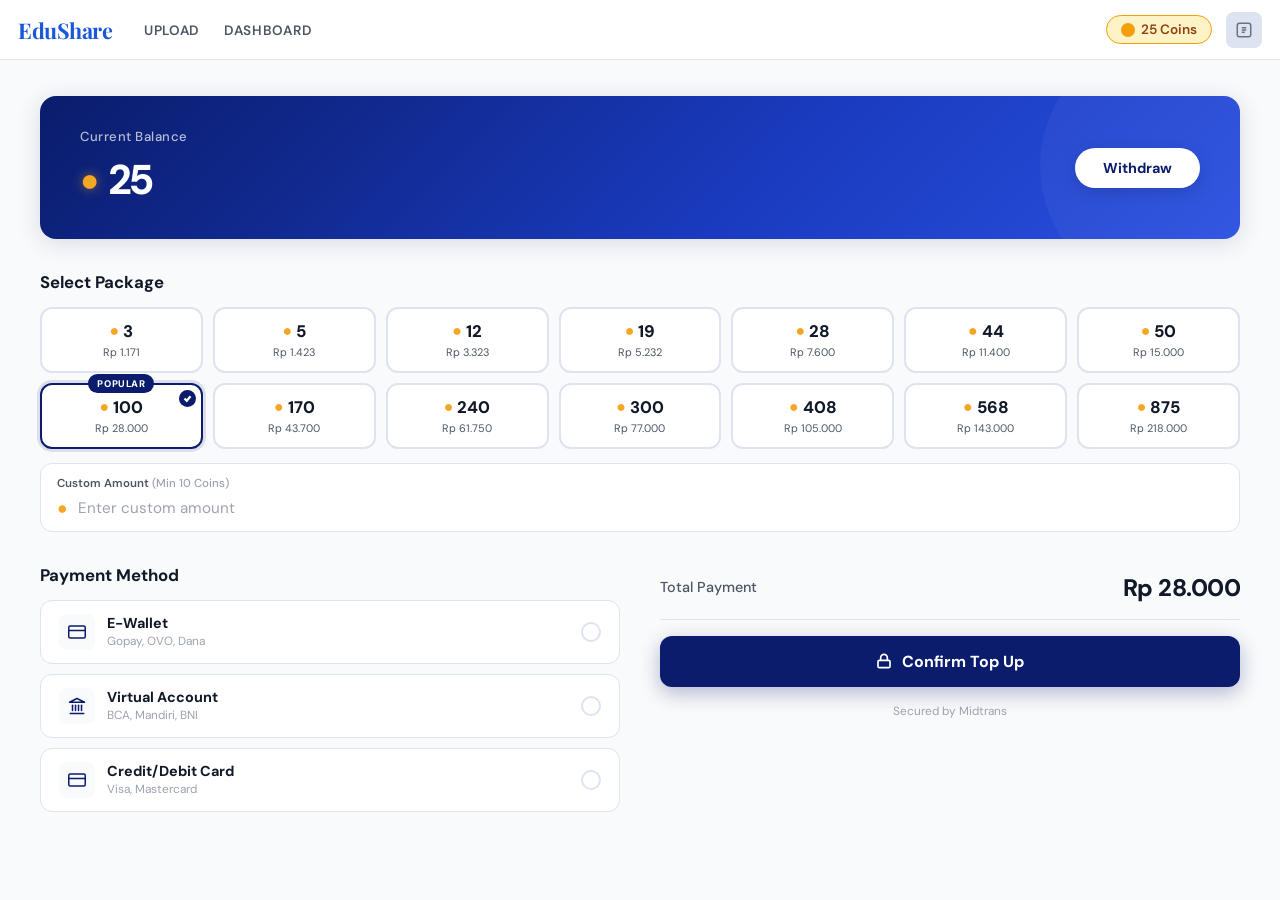
<file: topup.html>
<!DOCTYPE html>
<html lang="id">
<head>
  <meta charset="UTF-8" />
  <meta name="viewport" content="width=device-width, initial-scale=1.0" />
  <title>EduShare – Top Up Coins</title>
  <link rel="preconnect" href="https://fonts.googleapis.com" />
  <link rel="preconnect" href="https://fonts.gstatic.com" crossorigin />
  <link href="https://fonts.googleapis.com/css2?family=DM+Sans:wght@400;500;600;700&family=Playfair+Display:wght@700&display=swap" rel="stylesheet"/>
  <link rel="stylesheet" href="./style/topup.css" />
</head>
<body>

<nav class="desktop-nav">
  <a href="index.html" class="nav-logo text-decor-none">EduShare</a>
  <ul class="nav-links">
    <li><a href="upload.html">Upload</a></li>
    <li><a href="index.html">Dashboard</a></li>
  </ul>
  <div class="nav-right">
    <a href="topup.html" class="coin-badge text-decor-none">
      <div class="coin-dot"></div>
      <span id="nav-coins">25 Coins</span>
    </a>
    <div class="avatar">
      <svg width="18" height="18" fill="none" stroke="#6b7280" stroke-width="2" viewBox="0 0 24 24">
        <rect x="3" y="3" width="18" height="18" rx="3"/>
        <line x1="9" y1="9" x2="15" y2="9"/>
        <line x1="9" y1="12" x2="15" y2="12"/>
        <line x1="9" y1="15" x2="13" y2="15"/>
      </svg>
    </div>
  </div>
</nav>

<header class="mobile-header">
  <a href="index.html" class="nav-logo text-decor-none">EduShare</a>
  <a href="topup.html" class="coin-badge text-decor-none">
      <div class="coin-dot"></div>
      <span id="nav-coins">25 Coins</span>
    </a>
</header>

<main class="main-content">

  <section class="balance-card">
    <div class="balance-info">
      <p class="balance-label">Current Balance</p>
      <div class="balance-amount">
        <span class="coin-big">●</span>
        <span id="balance-display">25</span>
      </div>
    </div>
    <a href="withdrawal.html" id="withdrawal" class="withdraw-btn">
      <span>Withdraw</span>
    </a>
  </section>

  <section class="package-section">
    <h2 class="section-title">Select Package</h2>
    <div class="package-grid" id="package-grid"></div>
    <div class="custom-amount-wrapper">
      <label class="custom-label">Custom Amount <span>(Min 10 Coins)</span></label>
      <div class="custom-input-row">
        <span class="coin-icon-sm">●</span>
        <input type="number" id="custom-amount" class="custom-input" placeholder="Enter custom amount" min="10" />
      </div>
    </div>
  </section>

  <section class="payment-section">
    <div class="payment-left">
      <h2 class="section-title">Payment Method</h2>
      <div class="payment-methods" id="payment-methods"></div>
    </div>
    <div class="payment-right">
      <div class="total-block">
        <div class="total-label"><span>Total Payment</span></div>
        <div class="total-amount" id="total-amount">Rp 0</div>
      </div>
      <button class="confirm-btn" id="confirm-btn">
        <svg xmlns="http://www.w3.org/2000/svg" width="16" height="16" viewBox="0 0 24 24" fill="none" stroke="currentColor" stroke-width="2.5" stroke-linecap="round" stroke-linejoin="round"><rect x="3" y="11" width="18" height="11" rx="2" ry="2"/><path d="M7 11V7a5 5 0 0 1 10 0v4"/></svg>
        Confirm Top Up
      </button>
      <p class="secured-text">Secured by Midtrans</p>
    </div>
  </section>

</main>

<div class="toast" id="toast"></div>

<div class="notif-backdrop" id="notifBackdrop">
  <div class="notif-modal">

    <div class="notif-state" id="stateLoading">
      <div class="notif-spinner">
        <svg width="52" height="52" viewBox="0 0 50 50" fill="none">
          <circle cx="25" cy="25" r="20" stroke="#dde0f0" stroke-width="4"/>
          <circle cx="25" cy="25" r="20" stroke="#1a1a8c" stroke-width="4" stroke-dasharray="90 200" stroke-linecap="round"/>
        </svg>
      </div>
      <p class="notif-loading-text">Processing your top up...</p>
    </div>

    <div class="notif-state hidden" id="stateSuccess">
      <div class="notif-icon-wrap success">
        <svg width="32" height="32" viewBox="0 0 24 24" fill="none" stroke="white" stroke-width="2.5" stroke-linecap="round" stroke-linejoin="round">
          <polyline points="20 6 9 17 4 12"/>
        </svg>
      </div>
      <h2 class="notif-title">Top Up Successful!</h2>
      <p class="notif-subtitle">Your coins have been added to your balance.</p>
      <div class="notif-detail-card">
        <div class="notif-detail-row">
          <span class="notif-detail-label">Package</span>
          <span class="notif-detail-value" id="notifPkg"></span>
        </div>
        <div class="notif-detail-row">
          <span class="notif-detail-label">Payment Method</span>
          <span class="notif-detail-value" id="notifMethod"></span>
        </div>
        <div class="notif-detail-row">
          <span class="notif-detail-label">Total Paid</span>
          <span class="notif-detail-value" id="notifTotal"></span>
        </div>
        <div class="notif-detail-divider"></div>
        <div class="notif-detail-row">
          <span class="notif-detail-label" style="font-weight:600;font-size:13.5px;color:var(--text-primary);">New Balance</span>
          <span class="notif-detail-value net-val" id="notifNewBal"></span>
        </div>
      </div>
      <div class="notif-ref">
        <svg width="13" height="13" viewBox="0 0 24 24" fill="none" stroke="currentColor" stroke-width="2" stroke-linecap="round" stroke-linejoin="round"><circle cx="12" cy="12" r="10"/><polyline points="12 6 12 12 16 14"/></svg>
        <span id="notifTime"></span>
      </div>
      <div class="notif-actions">
        <button class="notif-btn-secondary" id="notifClose">Back to Dashboard</button>
        <button class="notif-btn-primary" id="notifNew">Top Up Again</button>
      </div>
    </div>

    <div class="notif-state hidden" id="stateError">
      <div class="notif-icon-wrap error">
        <svg width="32" height="32" viewBox="0 0 24 24" fill="none" stroke="white" stroke-width="2.5" stroke-linecap="round" stroke-linejoin="round">
          <line x1="18" y1="6" x2="6" y2="18"/><line x1="6" y1="6" x2="18" y2="18"/>
        </svg>
      </div>
      <h2 class="notif-title">Top Up Failed</h2>
      <p class="notif-subtitle">Something went wrong with your payment. Please try again.</p>
      <div class="notif-actions">
        <button class="notif-btn-secondary" id="notifErrorClose">Cancel</button>
        <button class="notif-btn-primary" id="notifRetry">Try Again</button>
      </div>
    </div>

  </div>
</div>

<script src="./script/topup.js"></script>
<div id="toastContainer" class="toast-container"></div>
</body>
</html>
</file>
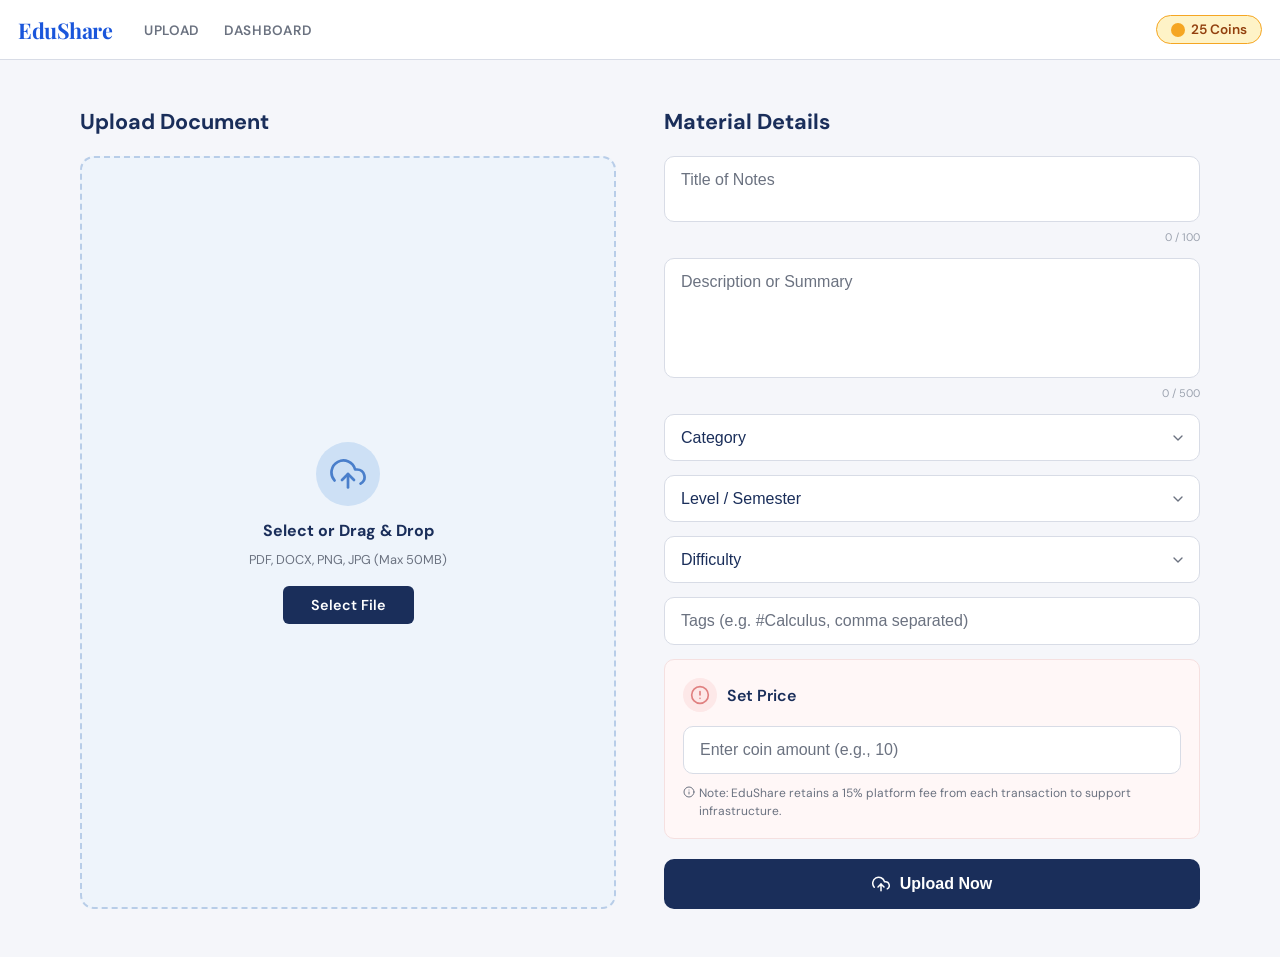
<file: upload.html>
<!DOCTYPE html>
<html lang="en">
<head>
  <meta charset="UTF-8" />
  <meta name="viewport" content="width=device-width, initial-scale=1.0" />
  <title>EduShare – Upload</title>
  <link href="https://fonts.googleapis.com/css2?family=DM+Sans:wght@400;500;600;700&family=Playfair+Display:wght@700&display=swap" rel="stylesheet"/>
  <link rel="stylesheet" href="./style/upload.css" />
  <script src="./script/upload.js" defer></script>
</head>
<body>
  
  <nav class="desktop-nav">
    <a href="index.html" class="nav-logo text-decor-none">EduShare</a>
    <ul class="nav-links">
      <li><a href="upload.html">Upload</a></li>
      <li><a href="index.html">Dashboard</a></li>
    </ul>
    <div class="nav-right">
      <a href="topup.html" class="coin-badge text-decor-none">
          <div class="coin-dot"></div>
          <span id="nav-coins">25 Coins</span>
      </a>
    </div>
  </nav>

  <header class="mobile-header">
    <a href="index.html" class="nav-logo text-decor-none">EduShare</a>
    <a class="coin-badge text-decor-none" href="topup.html">
      <div class="coin-dot"></div>
      <p>25 Coins</p>
    </a>
  </header>

  <main class="main-container">

    <section class="upload-section">
      <h2 class="section-title">Upload Document</h2>
      <div class="dropzone" id="dropzone">
        <div class="dropzone-inner">
          <div class="upload-icon-wrap">
            <svg xmlns="http://www.w3.org/2000/svg" width="36" height="36" viewBox="0 0 24 24" fill="none" stroke="#4a7fcb" stroke-width="1.8" stroke-linecap="round" stroke-linejoin="round">
              <polyline points="16 16 12 12 8 16"/><line x1="12" y1="12" x2="12" y2="21"/>
              <path d="M20.39 18.39A5 5 0 0 0 18 9h-1.26A8 8 0 1 0 3 16.3"/>
            </svg>
          </div>
          <p class="dropzone-label"><strong>Select or Drag &amp; Drop</strong></p>
          <p class="dropzone-sub">PDF, DOCX, PNG, JPG (Max 50MB)</p>
          <input type="file" id="fileInput" accept=".pdf,.docx,.png,.jpg,.jpeg" hidden />
          <label for="fileInput" class="btn-select" id="selectFileBtn">Select File</label>
        </div>
        <div class="file-preview" id="filePreview" style="display:none;">
          <div class="file-info">
            <svg xmlns="http://www.w3.org/2000/svg" width="24" height="24" viewBox="0 0 24 24" fill="none" stroke="#4a7fcb" stroke-width="2" stroke-linecap="round" stroke-linejoin="round">
              <path d="M14 2H6a2 2 0 0 0-2 2v16a2 2 0 0 0 2 2h12a2 2 0 0 0 2-2V8z"/><polyline points="14 2 14 8 20 8"/>
            </svg>
            <span id="fileName" class="file-name-text"></span>
            <button class="remove-file" id="removeFile">✕</button>
          </div>
        </div>
      </div>
    </section>

    <section class="details-section">
      <h2 class="section-title">Material Details</h2>

      <div class="form-group">
        <textarea class="form-input" id="titleInput" placeholder="Title of Notes" rows="2"></textarea>
      </div>

      <div class="form-group">
        <textarea class="form-input" id="descInput" placeholder="Description or Summary" rows="5"></textarea>
      </div>

      <div class="form-group">
        <div class="select-wrapper">
          <select class="form-input form-select" id="categorySelect">
            <option value="" disabled selected>Category</option>
            <option value="math">Mathematics</option>
            <option value="science">Science</option>
            <option value="engineering">Engineering</option>
            <option value="business">Business</option>
            <option value="humanities">Humanities</option>
            <option value="language">Language</option>
            <option value="other">Other</option>
          </select>
          <svg class="select-arrow" xmlns="http://www.w3.org/2000/svg" width="16" height="16" viewBox="0 0 24 24" fill="none" stroke="currentColor" stroke-width="2" stroke-linecap="round" stroke-linejoin="round">
            <polyline points="6 9 12 15 18 9"/>
          </svg>
        </div>
      </div>

      <div class="form-group">
        <div class="select-wrapper">
          <select class="form-input form-select" id="levelSelect">
            <option value="" disabled selected>Level / Semester</option>
            <option value="class1-3">SD 1-3</option>
            <option value="class4-6">SD 4-6</option>
            <option value="smp">SMP</option>
            <option value="sma">SMA</option>
          </select>
          <svg class="select-arrow" xmlns="http://www.w3.org/2000/svg" width="16" height="16" viewBox="0 0 24 24" fill="none" stroke="currentColor" stroke-width="2" stroke-linecap="round" stroke-linejoin="round">
            <polyline points="6 9 12 15 18 9"/>
          </svg>
        </div>
      </div>

      <div class="form-group">
        <div class="select-wrapper">
          <select class="form-input form-select" id="difficultySelect">
            <option value="" disabled selected>Difficulty</option>
            <option value="beginner">Beginner</option>
            <option value="intermediate">Intermediate</option>
            <option value="advanced">Advanced</option>
          </select>
          <svg class="select-arrow" xmlns="http://www.w3.org/2000/svg" width="16" height="16" viewBox="0 0 24 24" fill="none" stroke="currentColor" stroke-width="2" stroke-linecap="round" stroke-linejoin="round">
            <polyline points="6 9 12 15 18 9"/>
          </svg>
        </div>
      </div>

      <div class="form-group">
        <input type="text" class="form-input" id="tagsInput" placeholder="Tags (e.g. #Calculus, comma separated)" />
      </div>

      <div class="form-group price-card">
        <div class="price-header">
          <span class="price-icon">
            <svg xmlns="http://www.w3.org/2000/svg" width="20" height="20" viewBox="0 0 24 24" fill="none" stroke="#e08080" stroke-width="2" stroke-linecap="round" stroke-linejoin="round">
              <circle cx="12" cy="12" r="10"/><line x1="12" y1="8" x2="12" y2="12"/><line x1="12" y1="16" x2="12.01" y2="16"/>
            </svg>
          </span>
          <span class="price-label">Set Price</span>
        </div>
        <input type="number" class="form-input price-input" id="priceInput" placeholder="Enter coin amount (e.g., 10)" min="0" />
        <p class="price-note">
          <svg xmlns="http://www.w3.org/2000/svg" width="12" height="12" viewBox="0 0 24 24" fill="none" stroke="currentColor" stroke-width="2" stroke-linecap="round" stroke-linejoin="round" style="vertical-align:middle;">
            <circle cx="12" cy="12" r="10"/><line x1="12" y1="16" x2="12" y2="12"/><line x1="12" y1="8" x2="12.01" y2="8"/>
          </svg>
          Note: EduShare retains a 15% platform fee from each transaction to support infrastructure.
        </p>
      </div>

      <button class="btn-upload" id="uploadBtn">
        <svg xmlns="http://www.w3.org/2000/svg" width="18" height="18" viewBox="0 0 24 24" fill="none" stroke="currentColor" stroke-width="2" stroke-linecap="round" stroke-linejoin="round">
          <polyline points="16 16 12 12 8 16"/><line x1="12" y1="12" x2="12" y2="21"/>
          <path d="M20.39 18.39A5 5 0 0 0 18 9h-1.26A8 8 0 1 0 3 16.3"/>
        </svg>
        Upload Now
      </button>
    </section>

    <!-- POPUP NOTIFICATION -->
    <div class="notif-backdrop" id="notifBackdrop">
      <div class="notif-modal" id="notifModal" role="dialog" aria-modal="true" aria-labelledby="notifTitle">

        <!-- State: Loading -->
        <div class="notif-state" id="stateLoading">
          <div class="notif-spinner">
            <svg width="52" height="52" viewBox="0 0 50 50" fill="none">
              <circle cx="25" cy="25" r="20" stroke="#dde0f0" stroke-width="4"/>
              <circle cx="25" cy="25" r="20" stroke="#1a1a8c" stroke-width="4"
                stroke-dasharray="90 200" stroke-linecap="round"/>
            </svg>
          </div>
          <p class="notif-loading-text">Processing your upload...</p>
        </div>

        <!-- State: Success -->
        <div class="notif-state hidden" id="stateSuccess">
          <div class="notif-icon-wrap success">
            <svg width="32" height="32" viewBox="0 0 24 24" fill="none" stroke="white" stroke-width="2.5" stroke-linecap="round" stroke-linejoin="round">
              <polyline points="20 6 9 17 4 12"/>
            </svg>
          </div>
          <h2 class="notif-title" id="notifTitle">Upload Successful!</h2>
          <p class="notif-subtitle">Your document has been published and is now available for others.</p>

          <!-- Detail Card -->
          <div class="notif-detail-card">
            <div class="notif-detail-row">
              <span class="notif-detail-label">Title</span>
              <span class="notif-detail-value" id="notifDocTitle">—</span>
            </div>

            <div class="notif-detail-row">
              <span class="notif-detail-label">Category</span>
              <span class="notif-detail-value" id="notifCategory">—</span>
            </div>

            <div class="notif-detail-row">
              <span class="notif-detail-label">Price</span>
              <span class="notif-detail-value" id="notifPrice">Free</span>
            </div>
          </div>

          <div class="notif-ref">
            <svg width="13" height="13" viewBox="0 0 24 24" fill="none" stroke="currentColor" stroke-width="2" stroke-linecap="round" stroke-linejoin="round"><circle cx="12" cy="12" r="10"/><polyline points="12 6 12 12 16 14"/></svg>
            <span id="notifTime"></span>
          </div>

          <div class="notif-actions">
            <button class="notif-btn-secondary" id="notifClose">Back to Dashboard</button>
            <button class="notif-btn-primary" id="notifNew">New Upload</button>
          </div>
        </div>

      </div>
    </div>

  </main>

  <!-- Toast notification -->
  <div class="toast" id="toast"></div>
  <div id="toastContainer" class="toast-container"></div>
</body>
</html>
</file>
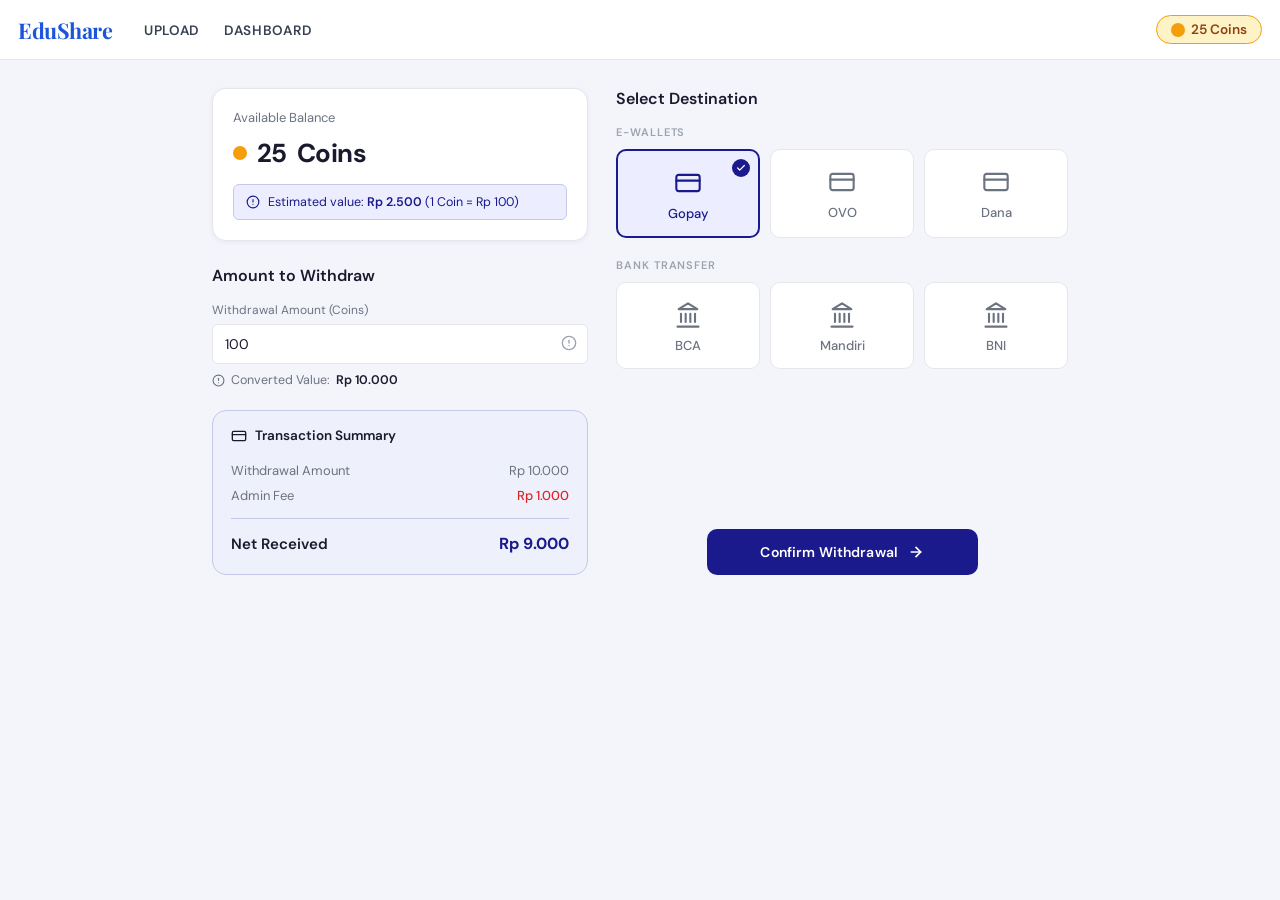
<file: withdrawal.html>
<!DOCTYPE html>
<html lang="id">
<head>
<meta charset="UTF-8" />
<meta name="viewport" content="width=device-width, initial-scale=1.0" />
<title>EduShare — Withdrawal</title>
<link href="https://fonts.googleapis.com/css2?family=DM+Sans:wght@400;500;600;700&family=Playfair+Display:wght@700&display=swap" rel="stylesheet"/>
<link rel="stylesheet" href="./style/withdrawal.css" />
<script defer src="./script/withdrawal.js"></script>
</head>
<body>

<nav class="desktop-nav">
  <a href="index.html" class="nav-logo text-decor-none">EduShare</a>
  <ul class="nav-links">
    <li><a href="upload.html">Upload</a></li>
    <li><a href="index.html">Dashboard</a></li>
  </ul>
  <div class="nav-right">
    <a href="topup.html" class="coin-badge text-decor-none">
        <div class="coin-dot"></div>
        <span id="nav-coins">25 Coins</span>
    </a>
  </div>
</nav>

<main class="page">

    <div class="left-col">

        <div class="balance-card">
            <p class="balance-label">Available Balance</p>
            <div class="balance-amount">
            <span class="coin-icon-lg">
                <div class="coin-dot"></div>
            </span>
            <span class="balance-number" id="balance-number">25</span>
            <span class="balance-number">Coins</span>
            </div>
            <div class="balance-info">
                <svg width="14" height="14" viewBox="0 0 24 24" fill="none" stroke="currentColor" stroke-width="2" stroke-linecap="round" stroke-linejoin="round"><circle cx="12" cy="12" r="10"/><line x1="12" y1="8" x2="12" y2="12"/><line x1="12" y1="16" x2="12.01" y2="16"/></svg>
                <span >Estimated value: <strong id="estimated-value">Rp 2500,00</strong> (1 Coin = Rp 100)</span>
            </div>
        </div>

        <div class="withdraw-section">
            <h2 class="section-title">Amount to Withdraw</h2>
            <div class="input-wrapper">
                <label class="input-label">Withdrawal Amount (Coins)</label>
                <input class="amount-input" type="number" id="coinAmount" value="100" min="0" />
                <span class="input-suffix pu-25">
                    <svg width="16" height="16" viewBox="0 0 24 24" fill="none" stroke="currentColor" stroke-width="2" stroke-linecap="round" stroke-linejoin="round">
                        <circle cx="12" cy="12" r="10"/>
                        <line x1="12" y1="8" x2="12" y2="12"/>
                        <line x1="12" y1="16" x2="12.01" y2="16"/>
                    </svg>
                </span>
            </div>
            <p class="converted-value">
                <svg width="13" height="13" viewBox="0 0 24 24" fill="none" stroke="currentColor" stroke-width="2" stroke-linecap="round" stroke-linejoin="round"><circle cx="12" cy="12" r="10"/><line x1="12" y1="8" x2="12" y2="12"/><line x1="12" y1="16" x2="12.01" y2="16"/></svg>
                Converted Value: <strong id="convertedVal">Rp 10,000</strong>
            </p>
        </div>

        <div class="summary-card">
            <div class="summary-header">
                <svg width="16" height="16" viewBox="0 0 24 24" fill="none" stroke="currentColor" stroke-width="2" stroke-linecap="round" stroke-linejoin="round"><rect x="2" y="5" width="20" height="14" rx="2"/><line x1="2" y1="10" x2="22" y2="10"/></svg>
                <span>Transaction Summary</span>
            </div>
            <div class="summary-row">
                <span>Withdrawal Amount</span>
                <span id="summaryAmount">Rp 10,000</span>
            </div>
            <div class="summary-row">
                <span>Admin Fee</span>
                <span class="fee-text" id="summaryFee">Rp 1,000</span>
            </div>
            <div class="summary-divider"></div>
            <div class="summary-row net-row">
                <span>Net Received</span>
                <span class="net-amount" id="summaryNet">Rp 9,000</span>
            </div>
        </div>

    </div>

    <div class="right-col">

        <h2 class="section-title">Select Destination</h2>

        <p class="destination-group-label">E-WALLETS</p>
        <div class="destination-grid">

            <button class="dest-btn active" data-dest="gopay">
            <span class="dest-check">
                <svg width="10" height="10" viewBox="0 0 24 24" fill="none" stroke="currentColor" stroke-width="3" stroke-linecap="round" stroke-linejoin="round"><polyline points="20 6 9 17 4 12"/></svg>
            </span>
            <svg class="dest-icon" width="28" height="28" viewBox="0 0 24 24" fill="none" stroke="currentColor" stroke-width="1.8" stroke-linecap="round" stroke-linejoin="round"><rect x="2" y="5" width="20" height="14" rx="2"/><line x1="2" y1="10" x2="22" y2="10"/></svg>
            <span>Gopay</span>
            </button>

            <button class="dest-btn" data-dest="ovo">
            <span class="dest-check">
                <svg width="10" height="10" viewBox="0 0 24 24" fill="none" stroke="currentColor" stroke-width="3" stroke-linecap="round" stroke-linejoin="round"><polyline points="20 6 9 17 4 12"/></svg>
            </span>
            <svg class="dest-icon" width="28" height="28" viewBox="0 0 24 24" fill="none" stroke="currentColor" stroke-width="1.8" stroke-linecap="round" stroke-linejoin="round"><rect x="2" y="5" width="20" height="14" rx="2"/><line x1="2" y1="10" x2="22" y2="10"/></svg>
            <span>OVO</span>
            </button>

            <button class="dest-btn" data-dest="dana">
            <span class="dest-check">
                <svg width="10" height="10" viewBox="0 0 24 24" fill="none" stroke="currentColor" stroke-width="3" stroke-linecap="round" stroke-linejoin="round"><polyline points="20 6 9 17 4 12"/></svg>
            </span>
            <svg class="dest-icon" width="28" height="28" viewBox="0 0 24 24" fill="none" stroke="currentColor" stroke-width="1.8" stroke-linecap="round" stroke-linejoin="round"><rect x="2" y="5" width="20" height="14" rx="2"/><line x1="2" y1="10" x2="22" y2="10"/></svg>
            <span>Dana</span>
            </button>

        </div>

        <p class="destination-group-label">BANK TRANSFER</p>
        <div class="destination-grid">

            <button class="dest-btn" data-dest="bca">
            <span class="dest-check">
                <svg width="10" height="10" viewBox="0 0 24 24" fill="none" stroke="currentColor" stroke-width="3" stroke-linecap="round" stroke-linejoin="round"><polyline points="20 6 9 17 4 12"/></svg>
            </span>
            <svg class="dest-icon" width="28" height="28" viewBox="0 0 24 24" fill="none" stroke="currentColor" stroke-width="1.8" stroke-linecap="round" stroke-linejoin="round"><line x1="3" y1="22" x2="21" y2="22"/><line x1="6" y1="18" x2="6" y2="11"/><line x1="10" y1="18" x2="10" y2="11"/><line x1="14" y1="18" x2="14" y2="11"/><line x1="18" y1="18" x2="18" y2="11"/><polygon points="12 2 20 7 4 7"/></svg>
            <span>BCA</span>
            </button>

            <button class="dest-btn" data-dest="mandiri">
            <span class="dest-check">
                <svg width="10" height="10" viewBox="0 0 24 24" fill="none" stroke="currentColor" stroke-width="3" stroke-linecap="round" stroke-linejoin="round"><polyline points="20 6 9 17 4 12"/></svg>
            </span>
            <svg class="dest-icon" width="28" height="28" viewBox="0 0 24 24" fill="none" stroke="currentColor" stroke-width="1.8" stroke-linecap="round" stroke-linejoin="round"><line x1="3" y1="22" x2="21" y2="22"/><line x1="6" y1="18" x2="6" y2="11"/><line x1="10" y1="18" x2="10" y2="11"/><line x1="14" y1="18" x2="14" y2="11"/><line x1="18" y1="18" x2="18" y2="11"/><polygon points="12 2 20 7 4 7"/></svg>
            <span>Mandiri</span>
            </button>

            <button class="dest-btn" data-dest="bni">
            <span class="dest-check">
                <svg width="10" height="10" viewBox="0 0 24 24" fill="none" stroke="currentColor" stroke-width="3" stroke-linecap="round" stroke-linejoin="round"><polyline points="20 6 9 17 4 12"/></svg>
            </span>
            <svg class="dest-icon" width="28" height="28" viewBox="0 0 24 24" fill="none" stroke="currentColor" stroke-width="1.8" stroke-linecap="round" stroke-linejoin="round"><line x1="3" y1="22" x2="21" y2="22"/><line x1="6" y1="18" x2="6" y2="11"/><line x1="10" y1="18" x2="10" y2="11"/><line x1="14" y1="18" x2="14" y2="11"/><line x1="18" y1="18" x2="18" y2="11"/><polygon points="12 2 20 7 4 7"/></svg>
            <span>BNI</span>
            </button>

        </div>

        <button class="confirm-btn">
            Confirm Withdrawal
            <svg width="16" height="16" viewBox="0 0 24 24" fill="none" stroke="currentColor" stroke-width="2.5" stroke-linecap="round" stroke-linejoin="round"><line x1="5" y1="12" x2="19" y2="12"/><polyline points="12 5 19 12 12 19"/></svg>
        </button>

        </div>
    </main>

    <div class="notif-backdrop" id="notifBackdrop">
    <div class="notif-modal" id="notifModal" role="dialog" aria-modal="true" aria-labelledby="notifTitle">
 
      <div class="notif-state" id="stateLoading">
        <div class="notif-spinner">
          <svg width="52" height="52" viewBox="0 0 50 50" fill="none">
            <circle cx="25" cy="25" r="20" stroke="#dde0f0" stroke-width="4"/>
            <circle cx="25" cy="25" r="20" stroke="#1a1a8c" stroke-width="4"
              stroke-dasharray="90 200" stroke-linecap="round"/>
          </svg>
        </div>
        <p class="notif-loading-text">Processing your withdrawal...</p>
      </div>
 
      <div class="notif-state hidden" id="stateSuccess">
        <div class="notif-icon-wrap success">
          <svg width="32" height="32" viewBox="0 0 24 24" fill="none" stroke="white" stroke-width="2.5" stroke-linecap="round" stroke-linejoin="round">
            <polyline points="20 6 9 17 4 12"/>
          </svg>
        </div>
        <h2 class="notif-title" id="notifTitle">Withdrawal Successful!</h2>
        <p class="notif-subtitle">Your coins have been converted and sent to your selected destination.</p>
 
        <div class="notif-detail-card">
          <div class="notif-detail-row">
            <span class="notif-detail-label">Destination</span>
            <span class="notif-detail-value" id="notifDest">null</span>
          </div>
          <div class="notif-detail-row">
            <span class="notif-detail-label">Withdrawal Amount</span>
            <span class="notif-detail-value" id="notifAmount">null</span>
          </div>
          <div class="notif-detail-row">
            <span class="notif-detail-label">Admin Fee</span>
            <span class="notif-detail-value fee">Rp. 1.000</span>
          </div>
          <div class="notif-detail-divider"></div>
          <div class="notif-detail-row net">
            <span class="notif-detail-label">Net Received</span>
            <span class="notif-detail-value net-val" id="notifNet">null</span>
          </div>
        </div>
 
        <div class="notif-ref">
          <svg width="13" height="13" viewBox="0 0 24 24" fill="none" stroke="currentColor" stroke-width="2" stroke-linecap="round" stroke-linejoin="round"><circle cx="12" cy="12" r="10"/><polyline points="12 6 12 12 16 14"/></svg>
          <span id="notifTime"></span>
        </div>
 
        <div class="notif-actions">
          <button class="notif-btn-secondary" id="notifClose" onclick="$">
            <a href="./index.html" class="text-decor-none">Back to Dashboard</a>
          </button>
          <button class="notif-btn-primary" id="notifNew">New Withdrawal</button>
        </div>
      </div>
 

      <div class="notif-state hidden" id="stateError">
        <div class="notif-icon-wrap error">
          <svg width="32" height="32" viewBox="0 0 24 24" fill="none" stroke="white" stroke-width="2.5" stroke-linecap="round" stroke-linejoin="round">
            <line x1="18" y1="6" x2="6" y2="18"/><line x1="6" y1="6" x2="18" y2="18"/>
          </svg>
        </div>
        <h2 class="notif-title">Withdrawal Failed</h2>
        <p class="notif-subtitle">Something went wrong while processing your request. Please try again.</p>
        <div class="notif-actions">
          <button class="notif-btn-secondary" id="notifErrorClose">Cancel</button>
          <button class="notif-btn-primary" id="notifRetry">Try Again</button>
        </div>
      </div>
 
    </div>
  </div>
<div id="toastContainer" class="toast-container"></div>
</body>
</html>
</file>
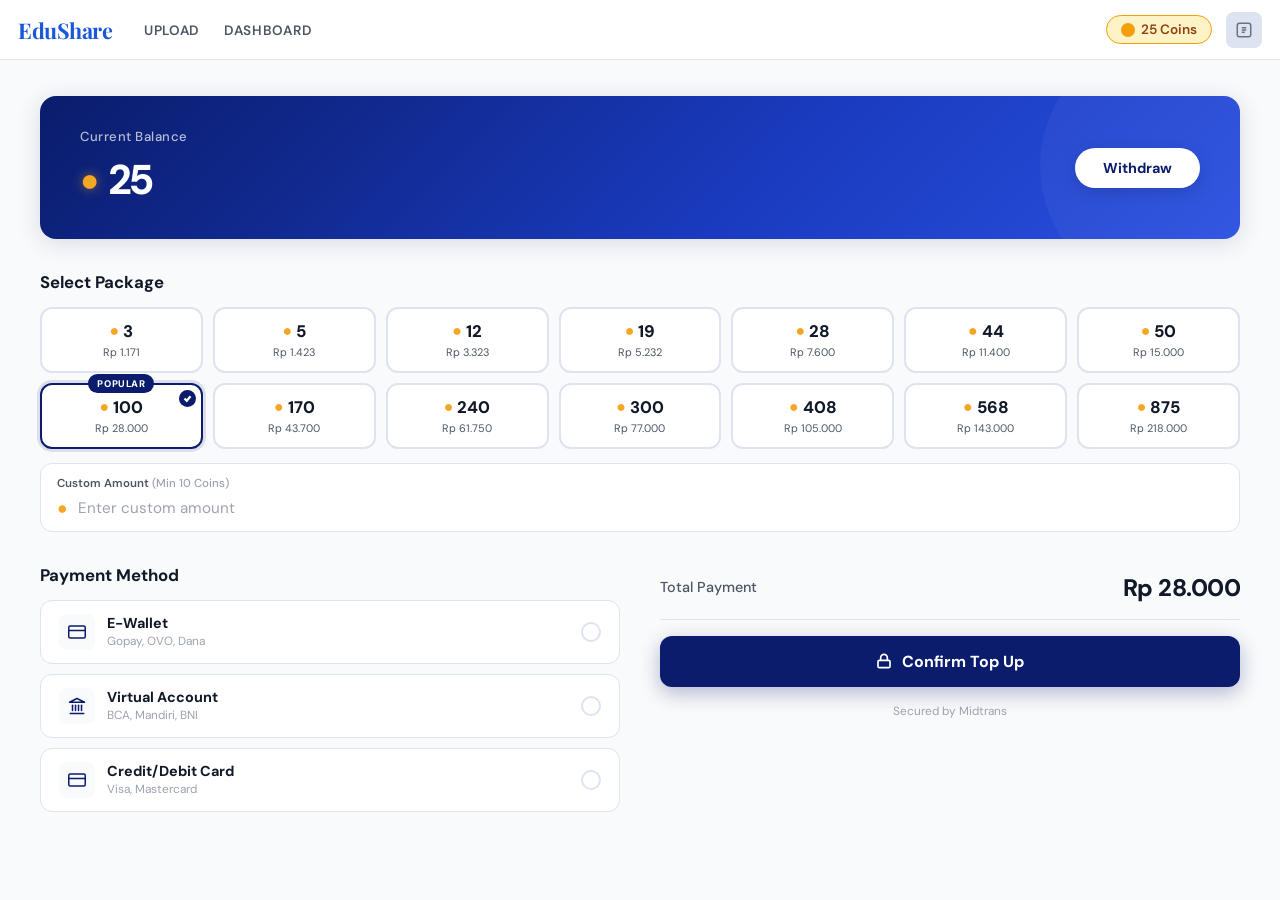
<file: view/topup.html>
<!DOCTYPE html>
<html lang="id">
<head>
  <meta charset="UTF-8" />
  <meta name="viewport" content="width=device-width, initial-scale=1.0" />
  <title>EduShare – Top Up Coins</title>
  <link rel="preconnect" href="https://fonts.googleapis.com" />
  <link rel="preconnect" href="https://fonts.gstatic.com" crossorigin />
  <link href="https://fonts.googleapis.com/css2?family=DM+Sans:wght@400;500;600;700&family=Playfair+Display:wght@700&display=swap" rel="stylesheet"/>
  <link rel="stylesheet" href="../style/topup.css" />
</head>
<body>

  <!--DESKTOP NAV-->

<nav class="desktop-nav">
  <span class="nav-logo">EduShare</span>
  <ul class="nav-links">
    <li><a href="upload.html">Upload</a></li>
    <li><a href="index.html">Dashboard</a></li>
  </ul>
  <div class="nav-right">
    <a href="topup.html" class="coin-badge text-decor-none">
        <div class="coin-dot"></div>
        <span id="nav-coins">25 Coins</span>
    </a>
    <div class="avatar">
      <svg width="18" height="18" fill="none" stroke="#6b7280" stroke-width="2" viewBox="0 0 24 24">
        <rect x="3" y="3" width="18" height="18" rx="3"/>
        <line x1="9" y1="9" x2="15" y2="9"/>
        <line x1="9" y1="12" x2="15" y2="12"/>
        <line x1="9" y1="15" x2="13" y2="15"/>
      </svg>
    </div>
  </div>
</nav>

<!--MOBILE HEADER-->
<header class="mobile-header">
  <span class="nav-logo">EduShare</span>
  <div class="coin-badge">
    <div class="coin-dot"></div>
    25 Coins
  </div>
</header>

<!--MOBILE SEARCH BAR-->
<div class="mobile-search-wrap">
  <div class="mobile-search-bar">
    <svg width="16" height="16" fill="none" stroke="currentColor" stroke-width="2" viewBox="0 0 24 24">
      <circle cx="11" cy="11" r="8"/><line x1="21" y1="21" x2="16.65" y2="16.65"/>
    </svg>
    <input type="text" placeholder="Search for notes, past papers, textbooks..." id="mobileSearch"/>
    <button class="search-go-btn" aria-label="Go">
      <svg width="16" height="16" fill="none" stroke="currentColor" stroke-width="2.5" viewBox="0 0 24 24">
        <line x1="5" y1="12" x2="19" y2="12"/>
        <polyline points="12 5 19 12 12 19"/>
      </svg>
    </button>
  </div>
</div>

  <!-- ── MAIN ── -->
  <main class="main-content">

    <!-- Balance Card -->
    <section class="balance-card">
      <div class="balance-info">
        <p class="balance-label">Current Balance</p>
        <div class="balance-amount">
          <span class="coin-big">●</span>
          <span id="balance-display">25</span>
        </div>
      </div>

      <a href="withdrawal.html" id="withdrawal" class="withdraw-btn">
        <span>Withdraw</span>
      </a>
      
    </section>

    <!-- Package Selection -->
    <section class="package-section">
      <h2 class="section-title">Select Package</h2>
      <div class="package-grid" id="package-grid">
        <!-- Injected by JS -->
      </div>

      <!-- Custom Amount -->
      <div class="custom-amount-wrapper">
        <label class="custom-label">Custom Amount <span>(Min 10 Coins)</span></label>
        <div class="custom-input-row">
          <span class="coin-icon-sm">●</span>
          <input
            type="number"
            id="custom-amount"
            class="custom-input"
            placeholder="Enter custom amount"
            min="10"
          />
        </div>
      </div>
    </section>

    <!-- Payment + Confirm -->
    <section class="payment-section">
      <div class="payment-left">
        <h2 class="section-title">Payment Method</h2>
        <div class="payment-methods" id="payment-methods">
          <!-- Injected by JS -->
        </div>
      </div>

      <div class="payment-right">
        <div class="total-block">
          <div class="total-label">
            <span>Total Payment</span>
          </div>
          <div class="total-amount" id="total-amount">Rp 0</div>
        </div>
        <button class="confirm-btn" id="confirm-btn">
          <svg xmlns="http://www.w3.org/2000/svg" width="16" height="16" viewBox="0 0 24 24" fill="none" stroke="currentColor" stroke-width="2.5" stroke-linecap="round" stroke-linejoin="round"><rect x="3" y="11" width="18" height="11" rx="2" ry="2"/><path d="M7 11V7a5 5 0 0 1 10 0v4"/></svg>
          Confirm Top Up
        </button>
        <p class="secured-text">Secured by Midtrans</p>
      </div>
    </section>

  </main>


  <!-- ── TOAST ── -->
  <div class="toast" id="toast"></div>

  <script src="../script/topup.js"></script>
</body>
</html>
</file>
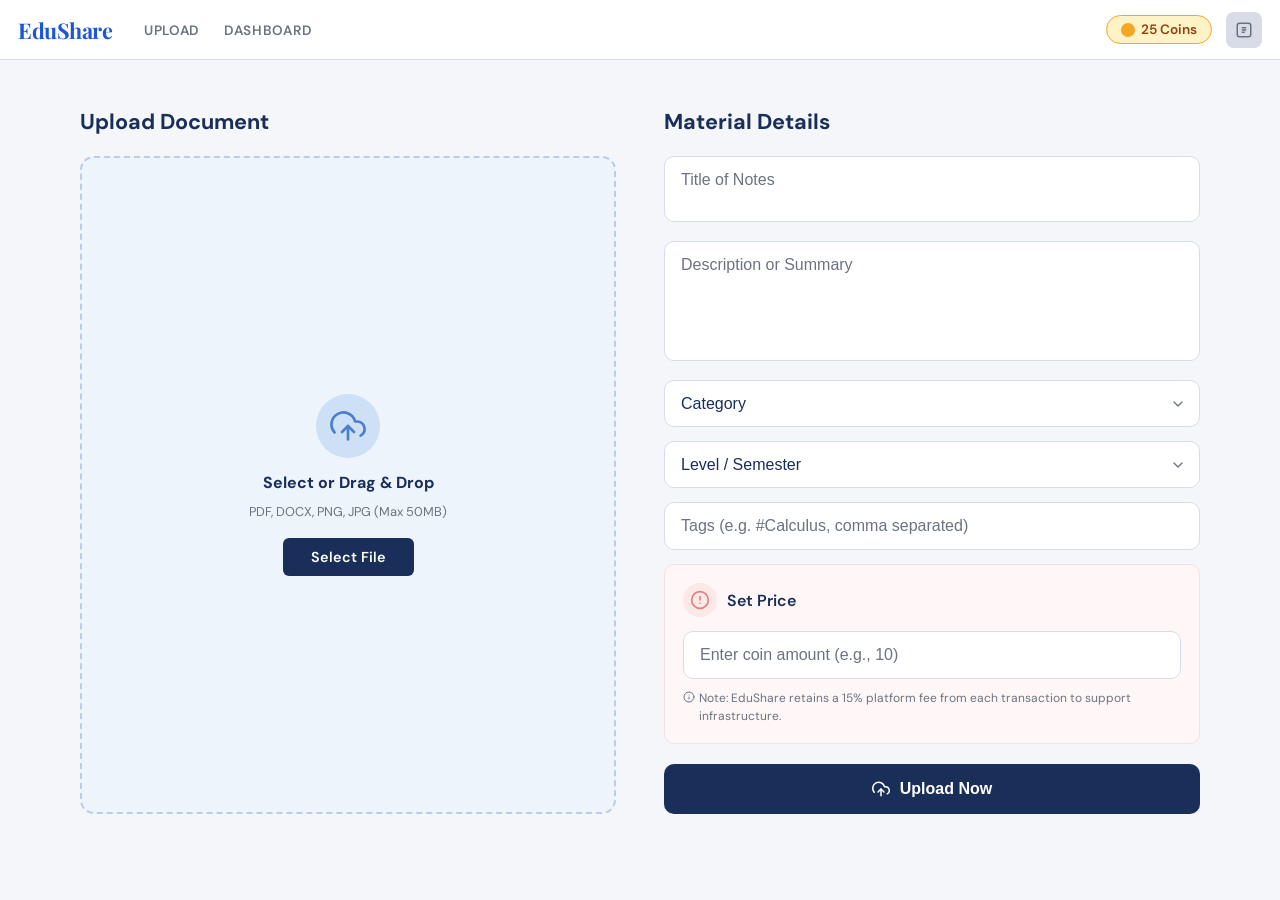
<file: view/upload.html>
<!DOCTYPE html>
<html lang="en">
<head>
  <meta charset="UTF-8" />
  <meta name="viewport" content="width=device-width, initial-scale=1.0" />
  <title>EduShare – Upload</title>
  <link href="https://fonts.googleapis.com/css2?family=DM+Sans:wght@400;500;600;700&family=Playfair+Display:wght@700&display=swap" rel="stylesheet"/>
  <link rel="stylesheet" href="../style/upload.css" />
  <script src="../script/upload.js"></script>
</head>
<body>
  
  <nav class="desktop-nav">
    <span class="nav-logo">EduShare</span>
    <ul class="nav-links">
      <li><a href="upload.html">Upload</a></li>
      <li><a href="index.html">Dashboard</a></li>
    </ul>
    <div class="nav-right">
      <a href="topup.html" class="coin-badge text-decor-none">
          <div class="coin-dot"></div>
          <span id="nav-coins">25 Coins</span>
      </a>
      <div class="avatar">
        <svg width="18" height="18" fill="none" stroke="#6b7280" stroke-width="2" viewBox="0 0 24 24">
          <rect x="3" y="3" width="18" height="18" rx="3"/>
          <line x1="9" y1="9" x2="15" y2="9"/>
          <line x1="9" y1="12" x2="15" y2="12"/>
          <line x1="9" y1="15" x2="13" y2="15"/>
        </svg>
      </div>
    </div>
  </nav>

  <!--MOBILE HEADER-->
  <header class="mobile-header">
    <span class="nav-logo">EduShare</span>
    <a href="topup.html" class="coin-badge">
      <div class="coin-dot"></div>
      <span id="nav-coins-mobile">25 Coins</span>
    </a>
  </header>

  <!-- MAIN CONTENT -->
  <main class="main-container">

    <!-- LEFT: Upload Document -->
    <section class="upload-section">
      <h2 class="section-title">Upload Document</h2>
      <div class="dropzone" id="dropzone">
        <div class="dropzone-inner">
          <div class="upload-icon-wrap">
            <svg xmlns="http://www.w3.org/2000/svg" width="36" height="36" viewBox="0 0 24 24" fill="none" stroke="#4a7fcb" stroke-width="1.8" stroke-linecap="round" stroke-linejoin="round">
              <polyline points="16 16 12 12 8 16"/><line x1="12" y1="12" x2="12" y2="21"/>
              <path d="M20.39 18.39A5 5 0 0 0 18 9h-1.26A8 8 0 1 0 3 16.3"/>
            </svg>
          </div>
          <p class="dropzone-label"><strong>Select or Drag &amp; Drop</strong></p>
          <p class="dropzone-sub">PDF, DOCX, PNG, JPG (Max 50MB)</p>
          <input type="file" id="fileInput" accept=".pdf,.docx,.png,.jpg,.jpeg" hidden />
          <label for="fileInput" class="btn-select" id="selectFileBtn">Select File</label>
        </div>
        <div class="file-preview" id="filePreview" style="display:none;">
          <div class="file-info">
            <svg xmlns="http://www.w3.org/2000/svg" width="24" height="24" viewBox="0 0 24 24" fill="none" stroke="#4a7fcb" stroke-width="2" stroke-linecap="round" stroke-linejoin="round">
              <path d="M14 2H6a2 2 0 0 0-2 2v16a2 2 0 0 0 2 2h12a2 2 0 0 0 2-2V8z"/><polyline points="14 2 14 8 20 8"/>
            </svg>
            <span id="fileName" class="file-name-text"></span>
            <button class="remove-file" id="removeFile">✕</button>
          </div>
        </div>
      </div>
    </section>

    <!-- RIGHT: Material Details -->
    <section class="details-section">
      <h2 class="section-title">Material Details</h2>

      <div class="form-group">
        <textarea class="form-input" id="titleInput" placeholder="Title of Notes" rows="2"></textarea>
      </div>

      <div class="form-group">
        <textarea class="form-input" id="descInput" placeholder="Description or Summary" rows="5"></textarea>
      </div>

      <div class="form-group">
        <div class="select-wrapper">
          <select class="form-input form-select" id="categorySelect">
            <option value="" disabled selected>Category</option>
            <option value="math">Mathematics</option>
            <option value="science">Science</option>
            <option value="engineering">Engineering</option>
            <option value="business">Business</option>
            <option value="humanities">Humanities</option>
            <option value="language">Language</option>
            <option value="other">Other</option>
          </select>
          <svg class="select-arrow" xmlns="http://www.w3.org/2000/svg" width="16" height="16" viewBox="0 0 24 24" fill="none" stroke="currentColor" stroke-width="2" stroke-linecap="round" stroke-linejoin="round">
            <polyline points="6 9 12 15 18 9"/>
          </svg>
        </div>
      </div>


      <div class="form-group">
        <div class="select-wrapper">
          <select class="form-input form-select" id="levelSelect">
            <option value="" disabled selected>Level / Semester</option>
            <option value="class1-3">SD 1-3</option>
            <option value="class4-6">SD 4-6</option>
            <option value="smp">SMP</option>
            <option value="sma">SMA</option>
          </select>
          <svg class="select-arrow" xmlns="http://www.w3.org/2000/svg" width="16" height="16" viewBox="0 0 24 24" fill="none" stroke="currentColor" stroke-width="2" stroke-linecap="round" stroke-linejoin="round">
            <polyline points="6 9 12 15 18 9"/>
          </svg>
        </div>
      </div>

      <div class="form-group">
        <input type="text" class="form-input" id="tagsInput" placeholder="Tags (e.g. #Calculus, comma separated)" />
      </div>

      <!-- Set Price -->
      <div class="form-group price-card">
        <div class="price-header">
          <span class="price-icon">
            <svg xmlns="http://www.w3.org/2000/svg" width="20" height="20" viewBox="0 0 24 24" fill="none" stroke="#e08080" stroke-width="2" stroke-linecap="round" stroke-linejoin="round">
              <circle cx="12" cy="12" r="10"/><line x1="12" y1="8" x2="12" y2="12"/><line x1="12" y1="16" x2="12.01" y2="16"/>
            </svg>
          </span>
          <span class="price-label">Set Price</span>
        </div>
        <input type="number" class="form-input price-input" id="priceInput" placeholder="Enter coin amount (e.g., 10)" min="0" />
        <p class="price-note">
          <svg xmlns="http://www.w3.org/2000/svg" width="12" height="12" viewBox="0 0 24 24" fill="none" stroke="currentColor" stroke-width="2" stroke-linecap="round" stroke-linejoin="round" style="vertical-align:middle;">
            <circle cx="12" cy="12" r="10"/><line x1="12" y1="16" x2="12" y2="12"/><line x1="12" y1="8" x2="12.01" y2="8"/>
          </svg>
          Note: EduShare retains a 15% platform fee from each transaction to support infrastructure.
        </p>
      </div>

      <button class="btn-upload" id="uploadBtn">
        <svg xmlns="http://www.w3.org/2000/svg" width="18" height="18" viewBox="0 0 24 24" fill="none" stroke="currentColor" stroke-width="2" stroke-linecap="round" stroke-linejoin="round">
          <polyline points="16 16 12 12 8 16"/><line x1="12" y1="12" x2="12" y2="21"/>
          <path d="M20.39 18.39A5 5 0 0 0 18 9h-1.26A8 8 0 1 0 3 16.3"/>
        </svg>
        Upload Now
      </button>
    </section>

  </main>

  <!-- Toast notification -->
  <div class="toast" id="toast"></div>
</body>
</html>
</file>
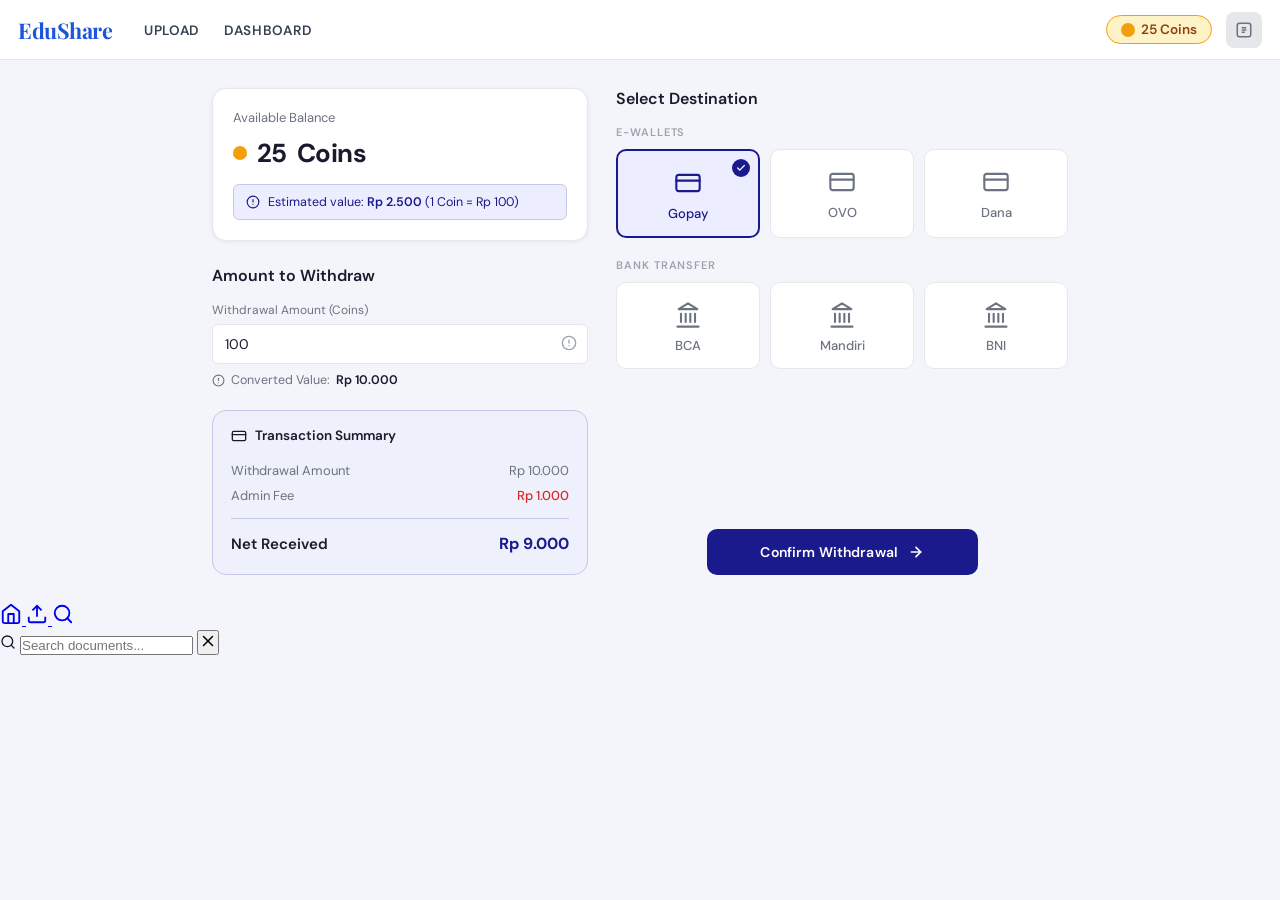
<file: view/withdrawal.html>
<!DOCTYPE html>
<html lang="id">
<head>
<meta charset="UTF-8" />
<meta name="viewport" content="width=device-width, initial-scale=1.0" />
<title>EduShare — Withdrawal</title>
<link href="https://fonts.googleapis.com/css2?family=DM+Sans:wght@400;500;600;700&family=Playfair+Display:wght@700&display=swap" rel="stylesheet"/>
<link rel="stylesheet" href="../style/withdrawal.css" />
<script defer src="../script/withdrawal.js"></script>
</head>
<body>

<nav class="desktop-nav">
  <span class="nav-logo">EduShare</span>
  <ul class="nav-links">
    <li><a href="upload.html">Upload</a></li>
    <li><a href="index.html">Dashboard</a></li>
  </ul>
  <div class="nav-right">
    <a href="topup.html" class="coin-badge text-decor-none">
        <div class="coin-dot"></div>
        <span id="nav-coins">25 Coins</span>
    </a>
    <div class="avatar">
      <svg width="18" height="18" fill="none" stroke="#6b7280" stroke-width="2" viewBox="0 0 24 24">
        <rect x="3" y="3" width="18" height="18" rx="3"/>
        <line x1="9" y1="9" x2="15" y2="9"/>
        <line x1="9" y1="12" x2="15" y2="12"/>
        <line x1="9" y1="15" x2="13" y2="15"/>
      </svg>
    </div>
  </div>
</nav>

<main class="page">

    <div class="left-col">

        <div class="balance-card">
            <p class="balance-label">Available Balance</p>
            <div class="balance-amount">
            <span class="coin-icon-lg">
                <div class="coin-dot"></div>
            </span>
            <span class="balance-number" id="balance-number">25</span>
            <span class="balance-number">Coins</span>
            </div>
            <div class="balance-info">
                <svg width="14" height="14" viewBox="0 0 24 24" fill="none" stroke="currentColor" stroke-width="2" stroke-linecap="round" stroke-linejoin="round"><circle cx="12" cy="12" r="10"/><line x1="12" y1="8" x2="12" y2="12"/><line x1="12" y1="16" x2="12.01" y2="16"/></svg>
                <span >Estimated value: <strong id="estimated-value">Rp 2500,00</strong> (1 Coin = Rp 100)</span>
            </div>
        </div>

        <div class="withdraw-section">
            <h2 class="section-title">Amount to Withdraw</h2>
            <div class="input-wrapper">
                <label class="input-label">Withdrawal Amount (Coins)</label>
                <input class="amount-input" type="number" id="coinAmount" value="100" min="0" />
                <span class="input-suffix pu-25">
                    <svg width="16" height="16" viewBox="0 0 24 24" fill="none" stroke="currentColor" stroke-width="2" stroke-linecap="round" stroke-linejoin="round">
                        <circle cx="12" cy="12" r="10"/>
                        <line x1="12" y1="8" x2="12" y2="12"/>
                        <line x1="12" y1="16" x2="12.01" y2="16"/>
                    </svg>
                </span>
            </div>
            <p class="converted-value">
                <svg width="13" height="13" viewBox="0 0 24 24" fill="none" stroke="currentColor" stroke-width="2" stroke-linecap="round" stroke-linejoin="round"><circle cx="12" cy="12" r="10"/><line x1="12" y1="8" x2="12" y2="12"/><line x1="12" y1="16" x2="12.01" y2="16"/></svg>
                Converted Value: <strong id="convertedVal">Rp 10,000</strong>
            </p>
        </div>

        <div class="summary-card">
            <div class="summary-header">
                <svg width="16" height="16" viewBox="0 0 24 24" fill="none" stroke="currentColor" stroke-width="2" stroke-linecap="round" stroke-linejoin="round"><rect x="2" y="5" width="20" height="14" rx="2"/><line x1="2" y1="10" x2="22" y2="10"/></svg>
                <span>Transaction Summary</span>
            </div>
            <div class="summary-row">
                <span>Withdrawal Amount</span>
                <span id="summaryAmount">Rp 10,000</span>
            </div>
            <div class="summary-row">
                <span>Admin Fee</span>
                <span class="fee-text" id="summaryFee">Rp 1,000</span>
            </div>
            <div class="summary-divider"></div>
            <div class="summary-row net-row">
                <span>Net Received</span>
                <span class="net-amount" id="summaryNet">Rp 9,000</span>
            </div>
        </div>

    </div>

    <div class="right-col">

        <h2 class="section-title">Select Destination</h2>

        <p class="destination-group-label">E-WALLETS</p>
        <div class="destination-grid">

            <button class="dest-btn active" data-dest="gopay">
            <span class="dest-check">
                <svg width="10" height="10" viewBox="0 0 24 24" fill="none" stroke="currentColor" stroke-width="3" stroke-linecap="round" stroke-linejoin="round"><polyline points="20 6 9 17 4 12"/></svg>
            </span>
            <svg class="dest-icon" width="28" height="28" viewBox="0 0 24 24" fill="none" stroke="currentColor" stroke-width="1.8" stroke-linecap="round" stroke-linejoin="round"><rect x="2" y="5" width="20" height="14" rx="2"/><line x1="2" y1="10" x2="22" y2="10"/></svg>
            <span>Gopay</span>
            </button>

            <button class="dest-btn" data-dest="ovo">
            <span class="dest-check">
                <svg width="10" height="10" viewBox="0 0 24 24" fill="none" stroke="currentColor" stroke-width="3" stroke-linecap="round" stroke-linejoin="round"><polyline points="20 6 9 17 4 12"/></svg>
            </span>
            <svg class="dest-icon" width="28" height="28" viewBox="0 0 24 24" fill="none" stroke="currentColor" stroke-width="1.8" stroke-linecap="round" stroke-linejoin="round"><rect x="2" y="5" width="20" height="14" rx="2"/><line x1="2" y1="10" x2="22" y2="10"/></svg>
            <span>OVO</span>
            </button>

            <button class="dest-btn" data-dest="dana">
            <span class="dest-check">
                <svg width="10" height="10" viewBox="0 0 24 24" fill="none" stroke="currentColor" stroke-width="3" stroke-linecap="round" stroke-linejoin="round"><polyline points="20 6 9 17 4 12"/></svg>
            </span>
            <svg class="dest-icon" width="28" height="28" viewBox="0 0 24 24" fill="none" stroke="currentColor" stroke-width="1.8" stroke-linecap="round" stroke-linejoin="round"><rect x="2" y="5" width="20" height="14" rx="2"/><line x1="2" y1="10" x2="22" y2="10"/></svg>
            <span>Dana</span>
            </button>

        </div>

        <p class="destination-group-label">BANK TRANSFER</p>
        <div class="destination-grid">

            <button class="dest-btn" data-dest="bca">
            <span class="dest-check">
                <svg width="10" height="10" viewBox="0 0 24 24" fill="none" stroke="currentColor" stroke-width="3" stroke-linecap="round" stroke-linejoin="round"><polyline points="20 6 9 17 4 12"/></svg>
            </span>
            <svg class="dest-icon" width="28" height="28" viewBox="0 0 24 24" fill="none" stroke="currentColor" stroke-width="1.8" stroke-linecap="round" stroke-linejoin="round"><line x1="3" y1="22" x2="21" y2="22"/><line x1="6" y1="18" x2="6" y2="11"/><line x1="10" y1="18" x2="10" y2="11"/><line x1="14" y1="18" x2="14" y2="11"/><line x1="18" y1="18" x2="18" y2="11"/><polygon points="12 2 20 7 4 7"/></svg>
            <span>BCA</span>
            </button>

            <button class="dest-btn" data-dest="mandiri">
            <span class="dest-check">
                <svg width="10" height="10" viewBox="0 0 24 24" fill="none" stroke="currentColor" stroke-width="3" stroke-linecap="round" stroke-linejoin="round"><polyline points="20 6 9 17 4 12"/></svg>
            </span>
            <svg class="dest-icon" width="28" height="28" viewBox="0 0 24 24" fill="none" stroke="currentColor" stroke-width="1.8" stroke-linecap="round" stroke-linejoin="round"><line x1="3" y1="22" x2="21" y2="22"/><line x1="6" y1="18" x2="6" y2="11"/><line x1="10" y1="18" x2="10" y2="11"/><line x1="14" y1="18" x2="14" y2="11"/><line x1="18" y1="18" x2="18" y2="11"/><polygon points="12 2 20 7 4 7"/></svg>
            <span>Mandiri</span>
            </button>

            <button class="dest-btn" data-dest="bni">
            <span class="dest-check">
                <svg width="10" height="10" viewBox="0 0 24 24" fill="none" stroke="currentColor" stroke-width="3" stroke-linecap="round" stroke-linejoin="round"><polyline points="20 6 9 17 4 12"/></svg>
            </span>
            <svg class="dest-icon" width="28" height="28" viewBox="0 0 24 24" fill="none" stroke="currentColor" stroke-width="1.8" stroke-linecap="round" stroke-linejoin="round"><line x1="3" y1="22" x2="21" y2="22"/><line x1="6" y1="18" x2="6" y2="11"/><line x1="10" y1="18" x2="10" y2="11"/><line x1="14" y1="18" x2="14" y2="11"/><line x1="18" y1="18" x2="18" y2="11"/><polygon points="12 2 20 7 4 7"/></svg>
            <span>BNI</span>
            </button>

        </div>

        <button class="confirm-btn" onclick="">
            Confirm Withdrawal
            <svg width="16" height="16" viewBox="0 0 24 24" fill="none" stroke="currentColor" stroke-width="2.5" stroke-linecap="round" stroke-linejoin="round"><line x1="5" y1="12" x2="19" y2="12"/><polyline points="12 5 19 12 12 19"/></svg>
        </button>

        </div>
    </main>

    <div class="notif-backdrop" id="notifBackdrop">
    <div class="notif-modal" id="notifModal" role="dialog" aria-modal="true" aria-labelledby="notifTitle">
 
      <div class="notif-state" id="stateLoading">
        <div class="notif-spinner">
          <svg width="52" height="52" viewBox="0 0 50 50" fill="none">
            <circle cx="25" cy="25" r="20" stroke="#dde0f0" stroke-width="4"/>
            <circle cx="25" cy="25" r="20" stroke="#1a1a8c" stroke-width="4"
              stroke-dasharray="90 200" stroke-linecap="round"/>
          </svg>
        </div>
        <p class="notif-loading-text">Processing your withdrawal...</p>
      </div>
 
      <div class="notif-state hidden" id="stateSuccess">
        <div class="notif-icon-wrap success">
          <svg width="32" height="32" viewBox="0 0 24 24" fill="none" stroke="white" stroke-width="2.5" stroke-linecap="round" stroke-linejoin="round">
            <polyline points="20 6 9 17 4 12"/>
          </svg>
        </div>
        <h2 class="notif-title" id="notifTitle">Withdrawal Successful!</h2>
        <p class="notif-subtitle">Your coins have been converted and sent to your selected destination.</p>
 
        <div class="notif-detail-card">
          <div class="notif-detail-row">
            <span class="notif-detail-label">Destination</span>
            <span class="notif-detail-value" id="notifDest">null</span>
          </div>
          <div class="notif-detail-row">
            <span class="notif-detail-label">Withdrawal Amount</span>
            <span class="notif-detail-value" id="notifAmount">null</span>
          </div>
          <div class="notif-detail-row">
            <span class="notif-detail-label">Admin Fee</span>
            <span class="notif-detail-value fee">Rp. 1.000</span>
          </div>
          <div class="notif-detail-divider"></div>
          <div class="notif-detail-row net">
            <span class="notif-detail-label">Net Received</span>
            <span class="notif-detail-value net-val" id="notifNet">null</span>
          </div>
        </div>
 
        <div class="notif-ref">
          <svg width="13" height="13" viewBox="0 0 24 24" fill="none" stroke="currentColor" stroke-width="2" stroke-linecap="round" stroke-linejoin="round"><circle cx="12" cy="12" r="10"/><polyline points="12 6 12 12 16 14"/></svg>
          <span id="notifTime"></span>
        </div>
 
        <div class="notif-actions">
          <button class="notif-btn-secondary" id="notifClose">Back to Dashboard</button>
          <button class="notif-btn-primary" id="notifNew">New Withdrawal</button>
        </div>
      </div>
 
      <!-- Error State -->
      <div class="notif-state hidden" id="stateError">
        <div class="notif-icon-wrap error">
          <svg width="32" height="32" viewBox="0 0 24 24" fill="none" stroke="white" stroke-width="2.5" stroke-linecap="round" stroke-linejoin="round">
            <line x1="18" y1="6" x2="6" y2="18"/><line x1="6" y1="6" x2="18" y2="18"/>
          </svg>
        </div>
        <h2 class="notif-title">Withdrawal Failed</h2>
        <p class="notif-subtitle">Something went wrong while processing your request. Please try again.</p>
        <div class="notif-actions">
          <button class="notif-btn-secondary" id="notifErrorClose">Cancel</button>
          <button class="notif-btn-primary" id="notifRetry">Try Again</button>
        </div>
      </div>
 
    </div>
  </div>
    
    <nav class="bottom-navbar">
        <a class="bottom-nav-item" href="index.html" data-page="home">
            <svg width="22" height="22" viewBox="0 0 24 24" fill="none" stroke="currentColor" stroke-width="2" stroke-linecap="round" stroke-linejoin="round">
                <path d="M3 9l9-7 9 7v11a2 2 0 0 1-2 2H5a2 2 0 0 1-2-2z"/>
                <polyline points="9 22 9 12 15 12 15 22"/>
            </svg>
        </a>
        <a class="bottom-nav-item active" href="upload.html" data-page="upload">
            <svg width="22" height="22" fill="none" stroke="currentColor" stroke-width="2" viewBox="0 0 24 24">
                <path d="M21 15v4a2 2 0 0 1-2 2H5a2 2 0 0 1-2-2v-4"/>
                <polyline points="17 8 12 3 7 8"/>
                <line x1="12" y1="3" x2="12" y2="15"/>
            </svg>        
        </a>
        <a class="bottom-nav-item" href="#" data-page="search">
            <svg width="22" height="22" viewBox="0 0 24 24" fill="none" stroke="currentColor" stroke-width="2" stroke-linecap="round" stroke-linejoin="round">
                <circle cx="11" cy="11" r="8"/><line x1="21" y1="21" x2="16.65" y2="16.65"/>
            </svg>
        </a>
    </nav>
    
    <div class="search-overlay" id="searchOverlay">
        <div class="search-overlay-inner">
        <div class="search-overlay-bar">
            <svg width="16" height="16" viewBox="0 0 24 24" fill="none" stroke="currentColor" stroke-width="2" stroke-linecap="round" stroke-linejoin="round"><circle cx="11" cy="11" r="8"/><line x1="21" y1="21" x2="16.65" y2="16.65"/></svg>
            <input type="text" placeholder="Search documents..." id="mobileSearchInput" />
            <button class="search-overlay-close" id="searchClose">
            <svg width="18" height="18" viewBox="0 0 24 24" fill="none" stroke="currentColor" stroke-width="2" stroke-linecap="round" stroke-linejoin="round"><line x1="18" y1="6" x2="6" y2="18"/><line x1="6" y1="6" x2="18" y2="18"/></svg>
            </button>
        </div>
        </div>
    </div>
</body>
</html>
</file>
<file: style/topup.css>
/* ═══════════════════════════════════════════
   EDUSHARE – TOPUP PAGE  |  topup.css
   ═══════════════════════════════════════════ */
*, *::before, *::after {
  box-sizing: border-box;
  margin: 0;
  padding: 0;
}

:root {
  --text-main:  #1a2e5a;
  --text-sub:   #6b7280;
  --text-light: #9ca3af;
  --blue-primary: #1a56db;
  --blue-dark:    #1e3a8a;
  --blue-light:   #dbeafe;
  --gold:         #f59e0b;
  --gold-light:   #fef3c7;
  --text-dark:    #111827;
  --text-mid:     #374151;
  --text-muted:   #6b7280;
  --border:       #e5e7eb;
  --bg:           #f9fafb;
  --white:        #ffffff;
  --green:        #10b981;
  --brand-navy:      #0a1c6b;
  --brand-navy-mid:  #1230a0;
  --brand-navy-light:#1a3bbf;
  --accent:          #4a7fcb;
  --coin-gold:       #f5a623;
  --white:           #ffffff;
  --bg:              #f9fafb;
  --border:          #dde3f0;
  --text-dark:       #111827;
  --text-mid:        #4b5563;
  --text-light:      #9ca3af;
  --navy: #1a1a8c;         /* used by .notif-btn-primary, .net-val */
  --navy-dark: #13138a;    /* used by .notif-btn-primary:hover */
  --navy-light: #eceeff;   /* used by .notif-btn-secondary:hover */
  --navy-border: #c5c8e8;  /* used by .notif-detail-card border */
  --summary-bg: #eef0fb;   /* used by .notif-detail-card background */
  --text-primary: #1a1a2e; /* used by .notif-title, .notif-detail-value */
  --text-secondary: #6b7280; /* used by .notif-subtitle */
  --text-hint: #9ca3af;    /* used by .notif-ref */
  --bg-page: #f4f5fb;      /* used by .notif-btn-secondary background */
  --radius-sm: 8px;        /* used by .notif-btn-* */
  --radius-md: 12px;       /* used by .notif-detail-card */
  --radius-sm:       8px;
  --radius-md:       12px;
  --radius-lg:       16px;
  --shadow-sm:       0 1px 4px rgba(10,28,107,.08);
  --shadow-card:     0 4px 24px rgba(10,28,107,.14);
  --transition:      .2s cubic-bezier(.4,0,.2,1);
}


html {
  -webkit-text-size-adjust: 100%;
}

/* body {
  font-family: 'DM Sans', sans-serif;
  background: #f9fafb;
  color: #111827;
  min-height: 100vh;
} */

body {
  font-family: 'DM Sans', sans-serif;
  background: var(--bg);
  color: var(--text-dark);
  min-height: 100vh;
}

::-webkit-scrollbar { width: 6px; }
::-webkit-scrollbar-track { background: transparent; }
::-webkit-scrollbar-thumb { background: var(--border); border-radius: 99px; }




.text-decor-none{
  text-decoration: none;
}


.toast-container {
  position: fixed;
  bottom: 24px;
  left: 50%;
  transform: translateX(-50%);
  z-index: 9999;
  display: flex;
  flex-direction: column;
  align-items: center;
  gap: 10px;
  pointer-events: none;
}

.c-toast {
  display: flex;
  align-items: center;
  gap: 12px;
  padding: 12px 16px;
  border-radius: 12px;
  background: #ffffff;
  border: 1px solid #e5e7eb;
  min-width: 300px;
  max-width: 400px;
  pointer-events: all;
  transform: translateY(16px);
  opacity: 0;
  transition: all 0.25s cubic-bezier(0.34, 1.56, 0.64, 1);
  box-shadow: 0 4px 16px rgba(0, 0, 0, 0.08);
}

.c-toast.show {
  transform: translateY(0);
  opacity: 1;
}

.toast-body { flex: 1; }

.toast-title {
  font-size: 13.5px;
  font-weight: 600;
  color: #111827;
  margin: 0 0 2px;
}

.toast-sub {
  font-size: 12px;
  color: #6b7280;
  margin: 0;
}

.toast-actions {
  display: flex;
  gap: 6px;
  flex-shrink: 0;
}

.t-cancel {
  padding: 5px 10px;
  border-radius: 8px;
  border: 1px solid #e5e7eb;
  background: transparent;
  font-size: 12px;
  color: #6b7280;
  cursor: pointer;
}

.t-cancel:hover { background: #f9fafb; }

.t-confirm {
  padding: 5px 10px;
  border-radius: 8px;
  border: none;
  background: #1a1a8c;
  font-size: 12px;
  color: #ffffff;
  font-weight: 500;
  cursor: pointer;
}

.t-confirm:hover { opacity: 0.88; }

/* ══════════════════════════════════════
   DESKTOP NAV
══════════════════════════════════════ */
.desktop-nav {
  background: var(--white);
  border-bottom: 1px solid var(--border);
  display: flex;
  align-items: center;
  padding: 14px 18px;
  height: 60px;
  gap: 32px;
  position: sticky;
  top: 0;
  z-index: 100;
}

.nav-logo {
  font-family: 'Playfair Display', serif;
  font-size: 1.35rem;
  color: var(--blue-primary);
  font-weight: 700;
  letter-spacing: -0.5px;
  cursor: pointer;
}
.text-decor-none{
  text-decoration: none;
}

.nav-links {
  display: flex;
  gap: 24px;
  list-style: none;
  flex: 1;
}
.nav-links a {
  text-decoration: none;
  font-size: 0.85rem;
  font-weight: 600;
  letter-spacing: 0.05em;
  color: var(--text-mid);
  text-transform: uppercase;
  transition: color 0.2s;
}
.nav-links a:hover { color: var(--blue-primary); }

.nav-right {
  display: flex;
  align-items: center;
  gap: 14px;
}
.w-15{
  width: 15px ;
}

.h-15{
  height: 15px;
}

/* desktop search */
.search-bar {
  display: flex;
  align-items: center;
  background: var(--bg);
  border: 1px solid var(--border);
  border-radius: 50px;
  padding: 6px 16px;
  gap: 8px;
  width: 280px;
  transition: border-color 0.2s;
}
.search-bar:focus-within { border-color: var(--blue-primary); }
.search-bar input {
  border: none;
  background: transparent;
  outline: none;
  font-size: 0.875rem;
  color: var(--text-dark);
  width: 100%;
  font-family: inherit;
}
.search-bar svg { color: var(--text-muted); flex-shrink: 0; }


/* coin badge */
.coin-badge {
  display: flex;
  align-items: center;
  gap: 6px;
  background: var(--gold-light);
  border: 1px solid var(--gold);
  border-radius: 50px;
  padding: 5px 14px;
  font-size: 0.85rem;
  font-weight: 600;
  color: #92400e;
  cursor: pointer;
  white-space: nowrap;
}
.coin-dot {
  width: 14px; height: 14px;
  background: var(--gold);
  border-radius: 50%;
  flex-shrink: 0;
}

.flex-row{
  flex-direction: row;
  justify-items: end;
}

.gap-50{
  gap: 50px;
}

.p-20{
  padding: 20px;
}
.m-10{
  margin: 10px;
}

.avatar {
  width: 36px; height: 36px;
  background: var(--border);
  border-radius: 8px;
  display: flex; align-items: center; justify-content: center;
  cursor: pointer;
  transition: background 0.2s;
  flex-shrink: 0;
}
.avatar:hover { background: var(--blue-light); }

/* ══════════════════════════════════════
   MOBILE HEADER (hidden on desktop)
══════════════════════════════════════ */
.mobile-header {
  display: none;
  align-items: center;
  justify-content: space-between;
  padding: 14px 18px;
  background: var(--white);
  border-bottom: 1px solid var(--border);
  position: sticky;
  top: 0;
  z-index: 100;
}

/* ══════════════════════════════════════
   MOBILE SEARCH BAR (hidden on desktop)
══════════════════════════════════════ */
.mobile-search-wrap {
  display: none;
  padding: 14px 18px;
  background: var(--white);
  border-bottom: 1px solid var(--border);
}
.mobile-search-bar {
  display: flex;
  align-items: center;
  background: var(--bg);
  border: 1.5px solid var(--border);
  border-radius: 12px;
  padding: 10px 14px;
  gap: 10px;
  transition: border-color 0.2s;
}
.mobile-search-bar:focus-within { border-color: var(--blue-primary); }
.mobile-search-bar svg { color: var(--text-muted); flex-shrink: 0; }
.mobile-search-bar input {
  flex: 1;
  border: none;
  background: transparent;
  outline: none;
  font-size: 0.9rem;
  color: var(--text-dark);
  font-family: inherit;
}
.mobile-search-bar input::placeholder { color: var(--text-muted); }

.search-go-btn {
  width: 34px; height: 34px;
  background: var(--blue-primary);
  border: none;
  border-radius: 9px;
  display: flex; align-items: center; justify-content: center;
  cursor: pointer;
  flex-shrink: 0;
  color: var(--white);
  transition: background 0.2s;
}
.search-go-btn:hover { background: var(--blue-dark); }

/* .avatar {
  width: 36px;
  height: 36px;
  border: 1px solid var(--border);
  border-radius: var(--radius-sm);
  background: var(--white);
  display: flex;
  align-items: center;
  justify-content: center;
  cursor: pointer;
  color: var(--text-mid);
  transition: background var(--transition), border-color var(--transition);
}
.avatar:hover { background: var(--bg); border-color: var(--accent); } */


/* ══════════════════════════════════════
   MOBILE HEADER  (hidden on desktop)
══════════════════════════════════════ */
.mobile-header {
  display: none;
  align-items: center;
  justify-content: space-between;
  background: var(--white);
  border-bottom: 1px solid var(--border);
  padding: 0 18px;
  height: 52px;
}

/* Mobile search bar */
.mobile-search-wrap {
  display: none;
  background: var(--white);
  border-bottom: 1px solid var(--border);
  padding: 10px 18px;
}

.mobile-search-bar {
  display: flex;
  align-items: center;
  gap: 8px;
  background: var(--bg);
  border: 1px solid var(--border);
  border-radius: 999px;
  padding: 8px 14px;
  transition: border-color var(--transition);
}
.mobile-search-bar:focus-within { border-color: var(--accent); }
.mobile-search-bar svg { color: var(--text-light); flex-shrink: 0; }
.mobile-search-bar input {
  flex: 1;
  border: none;
  background: transparent;
  font-family: inherit;
  font-size: .84rem;
  color: var(--text-dark);
  outline: none;
}
.mobile-search-bar input::placeholder { color: var(--text-light); }

.search-go-btn {
  background: var(--brand-navy);
  border: none;
  border-radius: 50%;
  width: 28px;
  height: 28px;
  display: flex;
  align-items: center;
  justify-content: center;
  cursor: pointer;
  color: var(--white);
  flex-shrink: 0;
  transition: background var(--transition);
}
.search-go-btn:hover { background: var(--brand-navy-light); }


/* ══════════════════════════════════════
   MAIN CONTENT
══════════════════════════════════════ */
.main-content {
  max-width: 1280px;
  margin: 0 auto;
  padding: 36px 40px 60px;
  display: flex;
  flex-direction: column;
  gap: 32px;
}


/* ── BALANCE CARD ── */
.balance-card {
  background: linear-gradient(135deg, var(--brand-navy) 0%, var(--brand-navy-light) 60%, #2a50e0 100%);
  border-radius: var(--radius-lg);
  padding: 32px 40px;
  display: flex;
  align-items: center;
  justify-content: space-between;
  box-shadow: var(--shadow-card);
  position: relative;
  overflow: hidden;
}
.balance-card::after {
  content: '';
  position: absolute;
  right: -60px; top: -60px;
  width: 260px; height: 260px;
  background: rgba(255,255,255,.04);
  border-radius: 50%;
}

.balance-label {
  color: rgba(255,255,255,.7);
  font-size: .82rem;
  font-weight: 500;
  margin-bottom: 8px;
  letter-spacing: .04em;
}
.balance-amount {
  display: flex;
  align-items: center;
  gap: 10px;
}
.coin-big {
  font-size: 2rem;
  color: var(--coin-gold);
  line-height: 1;
  filter: drop-shadow(0 0 6px rgba(245,166,35,.5));
}
#balance-display {
  font-size: 2.6rem;
  font-weight: 800;
  color: var(--white);
  letter-spacing: -1px;
  transition: color .15s;
}

.withdraw-btn {
  display: inline-block;
  text-decoration: none;
  background: var(--white);
  color: var(--brand-navy);
  border: none;
  border-radius: 999px;
  padding: 11px 28px;
  font-family: inherit;
  font-size: .9rem;
  font-weight: 700;
  cursor: pointer;
  box-shadow: 0 4px 16px rgba(0,0,0,.15);
  transition: transform var(--transition), box-shadow var(--transition);
  flex-shrink: 0;
  position: relative;   /* ← FIX: angkat di atas ::after pseudo-element */
  z-index: 1;           /* ← FIX: ::after card menutupi area tombol ini */
}
.withdraw-btn:hover { transform: translateY(-1px); box-shadow: 0 6px 20px rgba(0,0,0,.2); }
.withdraw-btn:active { transform: translateY(0); }

/* .withdraw-btn {
  display: inline-block;        
  text-decoration: none;      
  background: var(--white);
  color: var(--brand-navy);
  border: none;
  border-radius: 999px;
  padding: 11px 28px;
  font-family: inherit;
  font-size: .9rem;
  font-weight: 700;
  cursor: pointer;
  box-shadow: 0 4px 16px rgba(0,0,0,.15);
  transition: transform var(--transition), box-shadow var(--transition);
  flex-shrink: 0;
}
.withdraw-btn:hover { transform: translateY(-1px); box-shadow: 0 6px 20px rgba(0,0,0,.2); }
.withdraw-btn:active { transform: translateY(0); } */


/* ── SECTION TITLE ── */
.section-title {
  font-size: 1.05rem;
  font-weight: 700;
  color: var(--text-dark);
  margin-bottom: 14px;
}


/* ── PACKAGE SECTION ── */
.package-section { display: flex; flex-direction: column; gap: 0; }

.package-grid {
  display: grid;
  grid-template-columns: repeat(7, 1fr);
  gap: 10px;
  margin-bottom: 14px;
}

/* ── PACKAGE CARD ── */
.pkg-card {
  position: relative;
  background: var(--white);
  border: 2px solid var(--border);
  border-radius: var(--radius-md);
  padding: 14px 8px 12px;
  text-align: center;
  cursor: pointer;
  transition: border-color var(--transition), box-shadow var(--transition), transform var(--transition);
  user-select: none;
}
.pkg-card:hover {
  border-color: var(--brand-navy-light);
  box-shadow: 0 4px 16px rgba(10,28,107,.12);
  transform: translateY(-2px);
}
.pkg-card.selected {
  border-color: var(--brand-navy);
  box-shadow: 0 0 0 3px rgba(10,28,107,.12);
}

.check-mark {
  display: none;
  position: absolute;
  top: 5px; right: 5px;
  width: 17px; height: 17px;
  background: var(--brand-navy);
  border-radius: 50%;
  align-items: center;
  justify-content: center;
}
.pkg-card.selected .check-mark { display: flex; }
.check-mark svg { width: 9px; height: 9px; stroke: white; stroke-width: 3; }

.pkg-badge {
  position: absolute;
  top: -11px; left: 50%;
  transform: translateX(-50%);
  background: var(--brand-navy);
  color: var(--white);
  font-size: .6rem;
  font-weight: 800;
  letter-spacing: .06em;
  padding: 3px 9px;
  border-radius: 999px;
  white-space: nowrap;
}

.pkg-top {
  display: flex;
  align-items: center;
  justify-content: center;
  gap: 4px;
  margin-bottom: 5px;
}
.pkg-coin-icon {
  font-size: 1rem;
  color: var(--coin-gold);
  line-height: 1;
}
.pkg-amount {
  font-size: 1.05rem;
  font-weight: 800;
  color: var(--text-dark);
  line-height: 1;
}
.pkg-price {
  font-size: .68rem;
  color: var(--text-mid);
  margin-top: 2px;
}


/* ── CUSTOM AMOUNT ── */
.custom-amount-wrapper {
  background: var(--white);
  border: 1.5px solid var(--border);
  border-radius: var(--radius-md);
  padding: 12px 16px;
  transition: border-color var(--transition);
}
.custom-amount-wrapper:focus-within { border-color: var(--brand-navy-light); }

.custom-label {
  font-size: .72rem;
  font-weight: 600;
  color: var(--text-mid);
  display: block;
  margin-bottom: 6px;
}
.custom-label span { color: var(--text-light); font-weight: 500; }

.custom-input-row {
  display: flex;
  align-items: center;
  gap: 10px;
}
.coin-icon-sm {
  font-size: 1.1rem;
  color: var(--coin-gold);
  flex-shrink: 0;
}
.custom-input {
  flex: 1;
  border: none;
  outline: none;
  font-family: inherit;
  font-size: .95rem;
  font-weight: 500;
  color: var(--text-dark);
  background: transparent;
}
.custom-input::placeholder { color: var(--text-light); font-weight: 400; }
.custom-input::-webkit-outer-spin-button,
.custom-input::-webkit-inner-spin-button { -webkit-appearance: none; }


/* ── PAYMENT SECTION ── */
.payment-section {
  display: grid;
  grid-template-columns: 1fr 1fr;
  gap: 40px;
  align-items: start;
}

.payment-methods { display: flex; flex-direction: column; gap: 10px; }

.method-card {
  display: flex;
  align-items: center;
  justify-content: space-between;
  background: var(--white);
  border: 1.5px solid var(--border);
  border-radius: var(--radius-md);
  padding: 13px 18px;
  cursor: pointer;
  transition: border-color var(--transition), box-shadow var(--transition);
  user-select: none;
}
.method-card:hover { border-color: var(--brand-navy-light); box-shadow: var(--shadow-sm); }
.method-card.selected { border-color: var(--brand-navy); box-shadow: 0 0 0 3px rgba(10,28,107,.1); }

.method-left {
  display: flex;
  align-items: center;
  gap: 12px;
}
.method-icon {
  width: 36px; height: 36px;
  background: var(--bg);
  border-radius: var(--radius-sm);
  display: flex;
  align-items: center;
  justify-content: center;
  color: var(--brand-navy);
  flex-shrink: 0;
}
.method-name { font-size: .9rem; font-weight: 700; color: var(--text-dark); }
.method-sub  { font-size: .74rem; color: var(--text-light); margin-top: 1px; }

.radio-circle {
  width: 20px; height: 20px;
  border: 2px solid var(--border);
  border-radius: 50%;
  display: flex;
  align-items: center;
  justify-content: center;
  transition: border-color var(--transition);
  flex-shrink: 0;
}
.method-card.selected .radio-circle { border-color: var(--brand-navy); }
.radio-dot {
  width: 10px; height: 10px;
  border-radius: 50%;
  background: var(--brand-navy);
  transform: scale(0);
  transition: transform var(--transition);
}
.method-card.selected .radio-dot { transform: scale(1); }


/* ── PAYMENT RIGHT ── */
.payment-right {
  display: flex;
  flex-direction: column;
  gap: 16px;
  padding-top: 8px;
}

.total-block {
  display: flex;
  align-items: center;
  justify-content: space-between;
  padding-bottom: 16px;
  border-bottom: 1.5px solid var(--border);
}
.total-label {
  font-size: .9rem;
  font-weight: 500;
  color: var(--text-mid);
}
.total-amount {
  font-size: 1.5rem;
  font-weight: 800;
  color: var(--text-dark);
  letter-spacing: -.5px;
  transition: color .15s;
}

.confirm-btn {
  display: flex;
  align-items: center;
  justify-content: center;
  gap: 10px;
  width: 100%;
  padding: 15px;
  background: var(--brand-navy);
  color: var(--white);
  border: none;
  border-radius: var(--radius-md);
  font-family: inherit;
  font-size: 1rem;
  font-weight: 700;
  cursor: pointer;
  box-shadow: 0 6px 20px rgba(10,28,107,.3);
  transition: background var(--transition), transform var(--transition), box-shadow var(--transition);
}
.confirm-btn:hover {
  background: var(--brand-navy-light);
  transform: translateY(-1px);
  box-shadow: 0 8px 24px rgba(10,28,107,.35);
}
.confirm-btn:active { transform: translateY(0); }
.confirm-btn:disabled {
  background: var(--border);
  color: var(--text-light);
  cursor: not-allowed;
  box-shadow: none;
  transform: none;
}

.secured-text {
  text-align: center;
  font-size: .74rem;
  color: var(--text-light);
}


/* ── TOAST ── */
.toast {
  position: fixed;
  bottom: 28px;
  left: 50%;
  transform: translateX(-50%) translateY(20px);
  background: var(--brand-navy);
  color: var(--white);
  padding: 11px 26px;
  border-radius: 999px;
  font-size: .86rem;
  font-weight: 600;
  box-shadow: 0 8px 24px rgba(10,28,107,.3);
  opacity: 0;
  pointer-events: none;
  transition: opacity .3s, transform .3s;
  z-index: 999;
  white-space: nowrap;
}
.toast.show {
  opacity: 1;
  transform: translateX(-50%) translateY(0);
}


/* ══════════════════════════════════════
   RESPONSIVE BREAKPOINTS
══════════════════════════════════════ */

/* ── Large tablet / small laptop ── */
@media (max-width: 1100px) {
  .package-grid { grid-template-columns: repeat(5, 1fr); }
  .main-content { padding: 28px 32px 56px; }
}

/* ── Tablet ── */
@media (max-width: 860px) {
  .main-content { padding: 24px 24px 48px; }
  .package-grid { grid-template-columns: repeat(4, 1fr); }
  .payment-section { grid-template-columns: 1fr; gap: 20px; }

  /* Payment right becomes a sticky bottom bar on tablet */
  .payment-right {
    position: sticky;
    bottom: 0;
    background: var(--white);
    border-top: 1px solid var(--border);
    margin: 0 -24px;
    padding: 16px 24px 20px;
    gap: 12px;
  }
}
/* ── Mobile: switch nav ── */
@media (max-width: 640px) {
  /* Hide desktop nav, show mobile header + search */
  .desktop-nav       { display: none; }
  .mobile-header     { display: flex; }
  .mobile-search-wrap{ display: block; }

  .main-content { padding: 18px 16px 120px; gap: 20px; }

  /* Balance card stacks vertically */
  .balance-card {
    flex-direction: column;
    align-items: flex-start;
    gap: 18px;
    padding: 24px 22px;
  }
  .coin-big        { font-size: 1.7rem; }
  #balance-display { font-size: 2.2rem; }
  .withdraw-btn    { width: 100%; text-align: center; }

  /* Package grid: 3 columns on mobile */
  .package-grid { grid-template-columns: repeat(3, 1fr); gap: 8px; }
  .pkg-card     { padding: 12px 6px 10px; }
  .pkg-amount   { font-size: .95rem; }
  .pkg-price    { font-size: .63rem; }

  /* Payment section single column */
  .payment-section { grid-template-columns: 1fr; gap: 16px; }

  /* Sticky confirm bar at bottom */
  .payment-right {
    position: fixed;
    bottom: 0; left: 0; right: 0;
    background: var(--white);
    border-top: 1px solid var(--border);
    margin: 0;
    padding: 14px 16px 20px;
    gap: 10px;
    z-index: 50;
    box-shadow: 0 -4px 16px rgba(10,28,107,.08);
  }

  .total-block { padding-bottom: 12px; }
  .total-amount { font-size: 1.3rem; }

  .confirm-btn { padding: 14px; font-size: .95rem; }
}

/* ── Small mobile ── */
@media (max-width: 380px) {
  .package-grid { grid-template-columns: repeat(2, 1fr); }
  #balance-display { font-size: 1.9rem; }
}

.notif-backdrop {
  display: none;
  position: fixed;
  inset: 0;
  background: rgba(15, 15, 60, 0.45);
  backdrop-filter: blur(4px);
  -webkit-backdrop-filter: blur(4px);
  z-index: 300;
  align-items: center;
  justify-content: center;
  padding: 1rem;
}
 
.notif-backdrop.open {
  display: flex;
}
 
.notif-modal {
  background: var(--white); /* was var(--bg-white) — undefined in topup.css */
  border-radius: 20px;
  padding: 36px 32px 28px;
  width: 100%;
  max-width: 420px;
  box-shadow: 0 24px 60px rgba(26, 26, 140, 0.18);
  position: relative;
  animation: modalIn 0.3s cubic-bezier(0.34, 1.56, 0.64, 1) both;
}
@keyframes modalIn {
  from { opacity: 0; transform: scale(0.88) translateY(20px); }
  to   { opacity: 1; transform: scale(1) translateY(0); }
}
 
.notif-state {
  display: flex;
  flex-direction: column;
  align-items: center;
  text-align: center;
  gap: 12px;
}
 
.notif-state.hidden {
  display: none;
}
 
.notif-spinner svg {
  animation: spin 0.9s linear infinite;
}
 
@keyframes spin {
  to { transform: rotate(360deg); }
}
 
.notif-loading-text {
  font-size: 15px;
  font-weight: 500;
  color: var(--text-secondary);
  margin-top: 8px;
}
 
.notif-icon-wrap {
  width: 72px;
  height: 72px;
  border-radius: 50%;
  display: flex;
  align-items: center;
  justify-content: center;
  margin-bottom: 4px;
  animation: iconPop 0.4s cubic-bezier(0.34, 1.56, 0.64, 1) 0.1s both;
}
 
@keyframes iconPop {
  from { opacity: 0; transform: scale(0.5); }
  to   { opacity: 1; transform: scale(1); }
}
 
.notif-icon-wrap.success {
  background: linear-gradient(135deg, #22c55e, #16a34a);
  box-shadow: 0 8px 24px rgba(34, 197, 94, 0.35);
}
 
.notif-icon-wrap.error {
  background: linear-gradient(135deg, #ef4444, #dc2626);
  box-shadow: 0 8px 24px rgba(239, 68, 68, 0.35);
}
 
.notif-title {
  font-size: 20px;
  font-weight: 700;
  color: var(--text-primary);
  letter-spacing: -0.02em;
}
 
.notif-subtitle {
  font-size: 13.5px;
  color: var(--text-secondary);
  line-height: 1.6;
  max-width: 300px;
}
 
.notif-detail-card {
  width: 100%;
  background: var(--summary-bg);
  border: 1px solid var(--navy-border);
  border-radius: var(--radius-md);
  padding: 14px 16px;
  margin-top: 4px;
  text-align: left;
}
 
.notif-detail-row {
  display: flex;
  justify-content: space-between;
  align-items: center;
  padding: 5px 0;
}
 
.notif-detail-label {
  font-size: 12.5px;
  color: var(--text-secondary);
}
 
.notif-detail-value {
  font-size: 13px;
  font-weight: 600;
  color: var(--text-primary);
}
 
.notif-detail-value.fee {
  color: #dc2626;
}
 
.notif-detail-divider {
  height: 1px;
  background: var(--navy-border);
  margin: 6px 0;
}
 
.notif-detail-row.net .notif-detail-label {
  font-size: 13.5px;
  font-weight: 600;
  color: var(--text-primary);
}
 
.notif-detail-value.net-val {
  font-size: 15px;
  color: var(--navy);
}
 
/* Ref / time */
.notif-ref {
  display: flex;
  align-items: center;
  gap: 6px;
  font-size: 12px;
  color: var(--text-hint);
}
 
/* Actions */
.notif-actions {
  display: flex;
  gap: 10px;
  width: 100%;
  margin-top: 8px;
}
 
.notif-btn-secondary {
  flex: 1;
  background: var(--bg-page);
  border: 1px solid var(--border);
  border-radius: var(--radius-sm);
  padding: 11px;
  font-family: 'DM Sans', sans-serif;
  font-size: 13px;
  font-weight: 500;
  color: var(--text-secondary);
  cursor: pointer;
  transition: background 0.15s, color 0.15s;
}
 
.notif-btn-secondary:hover {
  background: var(--navy-light);
  color: var(--navy);
  border-color: var(--navy-border);
}
 
.notif-btn-primary {
  flex: 1;
  background: var(--navy);
  border: none;
  border-radius: var(--radius-sm);
  padding: 11px;
  font-family: 'DM Sans', sans-serif;
  font-size: 13px;
  font-weight: 600;
  color: white;
  cursor: pointer;
  transition: background 0.15s, transform 0.1s;
}
 
.notif-btn-primary:hover {
  background: var(--navy-dark);
}
 
.notif-btn-primary:active {
  transform: scale(0.98);
}
</file>
<file: style/upload.css>
*, *::before, *::after {
  box-sizing: border-box;
  margin: 0;
  padding: 0;
}

:root {
  --brand-navy:#0a1c6b;
  --blue-primary: #1a56db;
  --brand-navy-mid:#1230a0;
  --brand-navy-light:#1a3bbf;
  --accent:#4a7fcb;
  --gold:#f5a623;
  --gold-light:#fef3c7;
  --primary:#1a2e5a;
  --primary-dark:#131f3f;
  --accent:#4a7fcb;
  --accent-light:#dce8f7;
  --bg:#f5f6fa;
  --white:#ffffff;
  --border:#d8dce6;
  --text-main:#1a2e5a;
  --text-sub:#6b7280;
  --text-light:#9ca3af;
  --coin-bg:#e8f0fe;
  --coin-dot:#f5a623;
  --price-bg:#fff7f7;
  --price-border:#f5e0e0;
  --radius-sm: 6px;
  --radius-md:10px;
  --radius-lg:14px;
  --shadow-sm:0 1px 3px rgba(0,0,0,0.07);
  --shadow-md:0 4px 16px rgba(0,0,0,0.10);
  --transition:0.2s ease;
  --font:'Segoe UI', 'Helvetica Neue', Arial, sans-serif;
  --navbar-h:56px;
}

html {
  -webkit-text-size-adjust: 100%;
}

body {
  font-family: 'DM Sans', sans-serif;
  background: var(--bg);
  color: var(--text-main);
  min-height: 100vh;
}

::-webkit-scrollbar { width: 6px; }
::-webkit-scrollbar-track { background: transparent; }
::-webkit-scrollbar-thumb { background: var(--border); border-radius: 99px; }

.desktop-nav {
  background: var(--white);
  border-bottom: 1px solid var(--border);
  display: flex;
  align-items: center;
  padding: 14px 18px;
  height: 60px;
  gap: 32px;
  position: sticky;
  top: 0;
  z-index: 100;
  justify-content: space-between;
}

.nav-logo {
  font-family: 'Playfair Display', serif;
  font-size: 1.35rem;
  color: var(--blue-primary);
  font-weight: 700;
  letter-spacing: -0.5px;
  cursor: pointer;
}

.text-decor-none {
  text-decoration: none;
}

.nav-links {
  display: flex;
  gap: 24px;
  list-style: none;
  flex: 1;
}
.nav-links a {
  text-decoration: none;
  font-size: 0.85rem;
  font-weight: 600;
  letter-spacing: 0.05em;
  color: var(--text-sub);
  text-transform: uppercase;
  transition: color 0.2s;
}
.nav-links a:hover { color: var(--blue-primary); }

.nav-right {
  display: flex;
  align-items: center;
  gap: 14px;
}

.search-bar {
  display: flex;
  align-items: center;
  background: var(--bg);
  border: 1px solid var(--border);
  border-radius: 50px;
  padding: 6px 16px;
  gap: 8px;
  width: 280px;
  transition: border-color 0.2s;
}
.search-bar:focus-within { border-color: var(--blue-primary); }
.search-bar input {
  border: none;
  background: transparent;
  outline: none;
  font-size: 0.875rem;
  color: var(--text-main);
  width: 100%;
  font-family: inherit;
}

.coin-badge {
  display: flex;
  align-items: center;
  gap: 6px;
  background: var(--gold-light);
  border: 1px solid var(--gold);
  border-radius: 50px;
  padding: 5px 14px;
  font-size: 0.85rem;
  font-weight: 600;
  color: #92400e;
  cursor: pointer;
  white-space: nowrap;
}
.coin-dot {
  width: 14px; height: 14px;
  background: var(--gold);
  border-radius: 50%;
  flex-shrink: 0;
}

.avatar {
  width: 36px; height: 36px;
  background: var(--border);
  border-radius: 8px;
  display: flex; align-items: center; justify-content: center;
  cursor: pointer;
  transition: background 0.2s;
  flex-shrink: 0;
}

/* ══════════════════════════════════════
   MOBILE HEADER
══════════════════════════════════════ */
.mobile-header {
  display: none;
  align-items: center;
  justify-content: space-between;
  padding: 14px 18px;
  background: #ffffff;
  border-bottom: 1px solid #e5e7eb;
  position: sticky;
  top: 0;
  z-index: 100;
}

.toast-container {
  position: fixed;
  bottom: 24px;
  left: 50%;
  transform: translateX(-50%);
  z-index: 9999;
  display: flex;
  flex-direction: column;
  align-items: center;
  gap: 10px;
  pointer-events: none;
}

.c-toast {
  display: flex;
  align-items: center;
  gap: 12px;
  padding: 12px 16px;
  border-radius: 12px;
  background: #ffffff;
  border: 1px solid #e5e7eb;
  min-width: 300px;
  max-width: 400px;
  pointer-events: all;
  transform: translateY(16px);
  opacity: 0;
  transition: all 0.25s cubic-bezier(0.34, 1.56, 0.64, 1);
  box-shadow: 0 4px 16px rgba(0, 0, 0, 0.08);
}

.c-toast.show {
  transform: translateY(0);
  opacity: 1;
}

.toast-body { flex: 1; }

.toast-title {
  font-size: 13.5px;
  font-weight: 600;
  color: #111827;
  margin: 0 0 2px;
}

.toast-sub {
  font-size: 12px;
  color: #6b7280;
  margin: 0;
}

.toast-actions {
  display: flex;
  gap: 6px;
  flex-shrink: 0;
}

.t-cancel {
  padding: 5px 10px;
  border-radius: 8px;
  border: 1px solid #e5e7eb;
  background: transparent;
  font-size: 12px;
  color: #6b7280;
  cursor: pointer;
}

.t-cancel:hover { background: #f9fafb; }

.t-confirm {
  padding: 5px 10px;
  border-radius: 8px;
  border: none;
  background: #1a1a8c;
  font-size: 12px;
  color: #ffffff;
  font-weight: 500;
  cursor: pointer;
}

.t-confirm:hover { opacity: 0.88; }

@media (max-width: 680px) {
  .mobile-header {
    display: flex;
  }

  .desktop-nav {
    display: none;
  }

  .bottom-navbar {
    display: flex;
    position: fixed;
    bottom: 0;
    left: 0;
    right: 0;
    height: 64px;
    background: #ffffff;
    border-top: 1px solid #e5e7eb;
    z-index: 100;
    align-items: stretch;
  }

  .bottom-nav-item {
    flex: 1;
    display: flex;
    flex-direction: column;
    align-items: center;
    justify-content: center;
    gap: 4px;
    text-decoration: none;
    color: #9ca3af;
    font-size: 11px;
    font-weight: 500;
    letter-spacing: 0.02em;
    border: none;
    background: none;
    cursor: pointer;
    transition: color 0.15s;
    padding: 8px 0;
    position: relative;
  }

  .bottom-nav-item svg {
    transition: color 0.15s, transform 0.15s;
  }

  .bottom-nav-item:hover { color: #1a1a8c; }
  .bottom-nav-item:hover svg { transform: translateY(-2px); }
  .bottom-nav-item.active { color: #1a1a8c; }

  .bottom-nav-item.active::before {
    content: '';
    position: absolute;
    top: 0;
    left: 50%;
    transform: translateX(-50%);
    width: 36px;
    height: 3px;
    background: #1a1a8c;
    border-radius: 0 0 4px 4px;
  }
}

/* ══════════════════════════════════════════
   MAIN CONTAINER
   ══════════════════════════════════════════ */
.main-container {
  display: grid;
  grid-template-columns: 1fr 1fr;
  gap: 48px;
  max-width: 1200px;
  margin: 48px auto;
  padding: 0 40px;
}

/* ══════════════════════════════════════════
   SECTION TITLE
   ══════════════════════════════════════════ */
.section-title {
  font-size: 1.35rem;
  font-weight: 700;
  color: var(--text-main);
  margin-bottom: 20px;
}

/* ══════════════════════════════════════════
   DROPZONE
   ══════════════════════════════════════════ */
.upload-section {
  display: flex;
  flex-direction: column;
}

.dropzone {
  flex: 1;
  border: 2px dashed #b8cde8;
  border-radius: var(--radius-lg);
  background: #eef4fb;
  min-height: 360px;
  display: flex;
  flex-direction: column;
  align-items: center;
  justify-content: center;
  transition: border-color var(--transition), background var(--transition);
  cursor: pointer;
  padding: 24px;
  position: relative;
  overflow: hidden;
}

.dropzone.drag-over {
  border-color: var(--accent);
  background: #daeaf9;
}

.dropzone-inner {
  display: flex;
  flex-direction: column;
  align-items: center;
  gap: 10px;
  text-align: center;
}

.upload-icon-wrap {
  width: 64px;
  height: 64px;
  border-radius: 50%;
  background: #cde0f5;
  display: flex;
  align-items: center;
  justify-content: center;
  margin-bottom: 4px;
}

.dropzone-label {
  font-size: 1rem;
  color: var(--text-main);
}

.dropzone-sub {
  font-size: 0.8rem;
  color: var(--text-sub);
}

.btn-select {
  margin-top: 8px;
  background: var(--primary);
  color: var(--white);
  border: none;
  border-radius: var(--radius-sm);
  padding: 10px 28px;
  font-size: 0.9rem;
  font-weight: 600;
  cursor: pointer;
  transition: background var(--transition), transform var(--transition);
  -webkit-tap-highlight-color: transparent;
}

.btn-select:hover {
  background: var(--primary-dark);
  transform: translateY(-1px);
}
.btn-select:active { transform: translateY(0); }

.file-preview {
  width: 100%;
  display: flex;
  align-items: center;
  justify-content: center;
}

.file-info {
  display: flex;
  align-items: center;
  gap: 10px;
  background: var(--white);
  border: 1px solid var(--border);
  border-radius: var(--radius-md);
  padding: 12px 16px;
  width: 100%;
}

.file-name-text {
  flex: 1;
  font-size: 0.88rem;
  color: var(--text-main);
  word-break: break-all;
}

.remove-file {
  background: none;
  border: none;
  cursor: pointer;
  color: var(--text-sub);
  font-size: 1rem;
  padding: 2px 4px;
  line-height: 1;
  transition: color var(--transition);
  flex-shrink: 0;
}
.remove-file:hover { color: #e05252; }

/* ══════════════════════════════════════════
   DETAILS FORM
   ══════════════════════════════════════════ */
.details-section {
  display: flex;
  flex-direction: column;
}

.form-group {
  margin-bottom: 14px;
}

.form-input {
  width: 100%;
  border: 1px solid var(--border);
  border-radius: var(--radius-md);
  padding: 14px 16px;
  font-size: max(16px, 0.9rem);
  font-family: var(--font);
  color: var(--text-main);
  background: var(--white);
  outline: none;
  resize: none;
  transition: border-color var(--transition), box-shadow var(--transition);
}

.form-input::placeholder { color: var(--text-sub); }

.form-input:focus {
  border-color: var(--accent);
  box-shadow: 0 0 0 3px rgba(74, 127, 203, 0.12);
}

.select-wrapper { position: relative; }

.form-select {
  appearance: none;
  -webkit-appearance: none;
  cursor: pointer;
  padding-right: 40px;
}

.select-arrow {
  position: absolute;
  right: 14px;
  top: 50%;
  transform: translateY(-50%);
  color: var(--text-sub);
  pointer-events: none;
}

.price-card {
  background: var(--price-bg);
  border: 1px solid var(--price-border);
  border-radius: var(--radius-md);
  padding: 18px;
}

.price-header {
  display: flex;
  align-items: center;
  gap: 10px;
  margin-bottom: 14px;
}

.price-icon {
  width: 34px;
  height: 34px;
  border-radius: 50%;
  background: #fde8e8;
  display: flex;
  align-items: center;
  justify-content: center;
  flex-shrink: 0;
}

.price-label {
  font-size: 1rem;
  font-weight: 600;
  color: var(--text-main);
}

.price-input {
  background: var(--white);
  margin-bottom: 10px;
}

.price-note {
  font-size: 0.75rem;
  color: var(--text-sub);
  line-height: 1.5;
  display: flex;
  align-items: flex-start;
  gap: 4px;
}
.price-note svg {
  margin-top: 2px;
  flex-shrink: 0;
}

.btn-upload {
  display: flex;
  align-items: center;
  justify-content: center;
  gap: 10px;
  width: 100%;
  padding: 16px;
  background: var(--primary);
  color: var(--white);
  border: none;
  border-radius: var(--radius-md);
  font-size: 1rem;
  font-weight: 600;
  cursor: pointer;
  margin-top: 6px;
  transition: background var(--transition), transform var(--transition), box-shadow var(--transition);
  -webkit-tap-highlight-color: transparent;
}

.btn-upload:hover {
  background: var(--primary-dark);
  transform: translateY(-1px);
  box-shadow: var(--shadow-md);
}
.btn-upload:active {
  transform: translateY(0);
  box-shadow: none;
}

/* ══════════════════════════════════════════
   TOAST
   ══════════════════════════════════════════ */
.toast {
  position: fixed;
  bottom: 32px;
  left: 50%;
  transform: translateX(-50%) translateY(20px);
  background: var(--primary-dark);
  color: var(--white);
  padding: 12px 24px;
  border-radius: 24px;
  font-size: 0.88rem;
  font-weight: 500;
  opacity: 0;
  pointer-events: none;
  transition: opacity 0.3s ease, transform 0.3s ease;
  z-index: 1000;
  white-space: nowrap;
  max-width: calc(100vw - 32px);
  text-align: center;
}
.toast.show {
  opacity: 1;
  transform: translateX(-50%) translateY(0);
}

/* ══════════════════════════════════════════
   RESPONSIVE — TABLET (≤ 900px)
   ══════════════════════════════════════════ */
@media (max-width: 900px) {
  .main-container {
    gap: 32px;
    padding: 0 28px;
    margin: 36px auto;
  }
  .search-bar { width: 180px; }
}

/* ══════════════════════════════════════════
   RESPONSIVE — MOBILE (≤ 680px)
   ══════════════════════════════════════════ */
@media (max-width: 680px) {
  .nav-links,
  .nav-actions {
    display: none;
  }

  .main-container {
    grid-template-columns: 1fr;
    gap: 20px;
    padding: 0 16px;
    margin: 20px auto 40px;
  }

  .section-title {
    font-size: 1.15rem;
    margin-bottom: 12px;
  }

  .dropzone {
    min-height: 220px;
    padding: 20px 16px;
  }

  .upload-icon-wrap {
    width: 52px;
    height: 52px;
  }

  .upload-icon-wrap svg {
    width: 28px;
    height: 28px;
  }

  .dropzone-label { font-size: 0.95rem; }

  .btn-select {
    padding: 10px 22px;
    font-size: 0.88rem;
  }

  .form-input { padding: 12px 14px; }

  .price-card { padding: 14px; }

  .btn-upload {
    padding: 18px;
    border-radius: var(--radius-lg);
    position: sticky;
    bottom: 16px;
    box-shadow: 0 4px 20px rgba(26,46,90,0.25);
  }

  .toast {
    white-space: normal;
    bottom: 80px;
    font-size: 0.82rem;
    padding: 10px 18px;
  }
}

/* ══════════════════════════════════════════
   NOTIFICATION POPUP
   ══════════════════════════════════════════ */
.notif-backdrop {
  display: none;
  position: fixed;
  inset: 0;
  background: rgba(15, 15, 60, 0.45);
  backdrop-filter: blur(4px);
  -webkit-backdrop-filter: blur(4px);
  z-index: 300;
  align-items: center;
  justify-content: center;
  padding: 1rem;
}

.notif-backdrop.open {
  display: flex;
}

.notif-modal {
  background: var(--white);
  border-radius: 20px;
  padding: 36px 32px 28px;
  width: 100%;
  max-width: 420px;
  box-shadow: 0 24px 60px rgba(26, 26, 140, 0.18);
  position: relative;
  animation: modalIn 0.3s cubic-bezier(0.34, 1.56, 0.64, 1) both;
}

@keyframes modalIn {
  from { opacity: 0; transform: scale(0.88) translateY(20px); }
  to   { opacity: 1; transform: scale(1) translateY(0); }
}

.notif-state {
  display: flex;
  flex-direction: column;
  align-items: center;
  text-align: center;
  gap: 12px;
}

.notif-state.hidden {
  display: none;
}

.notif-spinner svg {
  animation: spin 0.9s linear infinite;
}

@keyframes spin {
  to { transform: rotate(360deg); }
}

.notif-loading-text {
  font-size: 15px;
  font-weight: 500;
  color: var(--text-sub);
  margin-top: 8px;
}

.notif-icon-wrap {
  width: 72px;
  height: 72px;
  border-radius: 50%;
  display: flex;
  align-items: center;
  justify-content: center;
  margin-bottom: 4px;
  animation: iconPop 0.4s cubic-bezier(0.34, 1.56, 0.64, 1) 0.1s both;
}

@keyframes iconPop {
  from { opacity: 0; transform: scale(0.5); }
  to   { opacity: 1; transform: scale(1); }
}

.notif-icon-wrap.success {
  background: linear-gradient(135deg, #22c55e, #16a34a);
  box-shadow: 0 8px 24px rgba(34, 197, 94, 0.35);
}

.notif-icon-wrap.error {
  background: linear-gradient(135deg, #ef4444, #dc2626);
  box-shadow: 0 8px 24px rgba(239, 68, 68, 0.35);
}

.notif-title {
  font-size: 20px;
  font-weight: 700;
  color: var(--text-main);
  letter-spacing: -0.02em;
}

.notif-subtitle {
  font-size: 13.5px;
  color: var(--text-sub);
  line-height: 1.6;
  max-width: 300px;
}

.notif-detail-card {
  width: 100%;
  background: var(--bg);
  border: 1px solid var(--border);
  border-radius: var(--radius-md);
  padding: 14px 16px;
  margin-top: 4px;
  text-align: left;
}

.notif-detail-row {
  display: flex;
  justify-content: space-between;
  align-items: center;
  padding: 5px 0;
}

.notif-detail-label {
  font-size: 12.5px;
  color: var(--text-sub);
}

.notif-detail-value {
  font-size: 13px;
  font-weight: 600;
  color: var(--text-main);
}

.notif-detail-value.fee {
  color: #dc2626;
}

.notif-detail-divider {
  height: 1px;
  background: var(--border);
  margin: 6px 0;
}

.notif-detail-row.net .notif-detail-label {
  font-size: 13.5px;
  font-weight: 600;
  color: var(--text-main);
}

.notif-detail-value.net-val {
  font-size: 15px;
  color: var(--primary);
}

.notif-ref {
  display: flex;
  align-items: center;
  gap: 6px;
  font-size: 12px;
  color: var(--text-sub);
}

.notif-actions {
  display: flex;
  gap: 10px;
  width: 100%;
  margin-top: 8px;
}

.notif-btn-secondary {
  flex: 1;
  background: var(--bg);
  border: 1px solid var(--border);
  border-radius: var(--radius-sm);
  padding: 11px;
  font-family: 'DM Sans', sans-serif;
  font-size: 13px;
  font-weight: 500;
  color: var(--text-sub);
  cursor: pointer;
  transition: background 0.15s, color 0.15s;
}

.notif-btn-secondary:hover {
  background: var(--accent-light);
  color: var(--primary);
  border-color: var(--accent);
}

.notif-btn-primary {
  flex: 1;
  background: var(--primary);
  border: none;
  border-radius: var(--radius-sm);
  padding: 11px;
  font-family: 'DM Sans', sans-serif;
  font-size: 13px;
  font-weight: 600;
  color: #ffffff;
  cursor: pointer;
  transition: background 0.15s, transform 0.1s;
}

.notif-btn-primary:hover {
  background: var(--primary-dark);
}

.notif-btn-primary:active {
  transform: scale(0.98);
}

/* ══════════════════════════════════════════
   RESPONSIVE — VERY SMALL (≤ 380px)
   ══════════════════════════════════════════ */
@media (max-width: 380px) {
  .nav-logo { font-size: 1.05rem; }

  .coin-badge {
    padding: 6px 10px;
    font-size: 0.78rem;
  }

  .main-container {
    padding: 0 12px;
    margin: 14px auto 40px;
  }

  .dropzone { min-height: 180px; }

  .section-title { font-size: 1.05rem; }
}
</file>
<file: style/withdrawal.css>
*, *::before, *::after {
  box-sizing: border-box;
  margin: 0;
  padding: 0;
}

:root {
  --navy: #1a1a8c;
  --navy-dark: #13138a;
  --navy-light: #eceeff;
  --navy-border: #c5c8e8;
  --coin-bg: #fff8e1;
  --coin-border: #ffc107;
  --coin-text: #b45309;
  --coin-icon: #f59e0b;
  --bg-page: #f4f5fb;
  --bg-white: #ffffff;
  --border: #dde0f0;
  --border-focus: #1a1a8c;
  --text-primary: #1a1a2e;
  --text-secondary: #6b7280;
  --text-hint: #9ca3af;
  --summary-bg: #eef0fb;
  --radius-sm: 6px;
  --radius-md: 10px;
  --radius-lg: 14px;
  --shadow-card: 0 1px 4px rgba(26, 26, 140, 0.07);
  --blue-primary: #1a56db;
  --blue-dark:    #1e3a8a;
  --blue-light:   #dbeafe;
  --gold:         #f59e0b;
  --gold-light:   #fef3c7;
  --text-dark:    #111827;
  --text-mid:     #374151;
  --text-muted:   #6b7280;
  --border:       #e5e7eb;
  --bg:           #f9fafb;
  --white:        #ffffff;
  --green:        #10b981;
  --card-shadow:  0 2px 12px rgba(0,0,0,0.07);
  --radius:       14px;
}

body {
  font-family: 'DM Sans', sans-serif;
  background: var(--bg-page);
  color: var(--text-dark);
  min-height: 100vh;
}


.desktop-nav {
  background: var(--white);
  border-bottom: 1px solid var(--border);
  display: flex;
  align-items: center;
  padding: 14px 18px;
  height: 60px;
  gap: 32px;
  position: sticky;
  top: 0;
  z-index: 100;
  justify-content: space-between;
}

.nav-logo {
  font-family: 'Playfair Display', serif;
  font-size: 1.35rem;
  color: var(--blue-primary);
  font-weight: 700;
  letter-spacing: -0.5px;
  cursor: pointer;
}

.nav-links {
  display: flex;
  gap: 24px;
  list-style: none;
  flex: 1;
}
.nav-links a {
  text-decoration: none;
  font-size: 0.85rem;
  font-weight: 600;
  letter-spacing: 0.05em;
  color: var(--text-mid);
  text-transform: uppercase;
  transition: color 0.2s;
}
.nav-links a:hover { color: var(--blue-primary); }

.nav-right {
  display: flex;
  align-items: center;
  gap: 14px;
}

.text-decor-none{
  text-decoration: none;
}

.toast-container {
  position: fixed;
  bottom: 24px;
  left: 50%;
  transform: translateX(-50%);
  z-index: 9999;
  display: flex;
  flex-direction: column;
  align-items: center;
  gap: 10px;
  pointer-events: none;
}

.c-toast {
  display: flex;
  align-items: center;
  gap: 12px;
  padding: 12px 16px;
  border-radius: 12px;
  background: #ffffff;
  border: 1px solid #e5e7eb;
  min-width: 300px;
  max-width: 400px;
  pointer-events: all;
  transform: translateY(16px);
  opacity: 0;
  transition: all 0.25s cubic-bezier(0.34, 1.56, 0.64, 1);
  box-shadow: 0 4px 16px rgba(0, 0, 0, 0.08);
}

.c-toast.show {
  transform: translateY(0);
  opacity: 1;
}

.toast-body { flex: 1; }

.toast-title {
  font-size: 13.5px;
  font-weight: 600;
  color: #111827;
  margin: 0 0 2px;
}

.toast-sub {
  font-size: 12px;
  color: #6b7280;
  margin: 0;
}

.toast-actions {
  display: flex;
  gap: 6px;
  flex-shrink: 0;
}

.t-cancel {
  padding: 5px 10px;
  border-radius: 8px;
  border: 1px solid #e5e7eb;
  background: transparent;
  font-size: 12px;
  color: #6b7280;
  cursor: pointer;
}

.t-cancel:hover { background: #f9fafb; }

.t-confirm {
  padding: 5px 10px;
  border-radius: 8px;
  border: none;
  background: #1a1a8c;
  font-size: 12px;
  color: #ffffff;
  font-weight: 500;
  cursor: pointer;
}

.t-confirm:hover { opacity: 0.88; }


/* desktop search */
.search-bar {
  display: flex;
  align-items: center;
  background: var(--bg);
  border: 1px solid var(--border);
  border-radius: 50px;
  padding: 6px 16px;
  gap: 8px;
  width: 280px;
  transition: border-color 0.2s;
}
.search-bar:focus-within { border-color: var(--blue-primary); }
.search-bar input {
  border: none;
  background: transparent;
  outline: none;
  font-size: 0.875rem;
  color: var(--text-dark);
  width: 100%;
  font-family: inherit;
}
.search-bar svg { color: var(--text-muted); flex-shrink: 0; }

/* coin badge */
.coin-badge {
  display: flex;
  align-items: center;
  gap: 6px;
  background: var(--gold-light);
  border: 1px solid var(--gold);
  border-radius: 50px;
  padding: 5px 14px;
  font-size: 0.85rem;
  font-weight: 600;
  color: #92400e;
  cursor: pointer;
  white-space: nowrap;
}
.coin-dot {
  width: 14px; height: 14px;
  background: var(--gold);
  border-radius: 50%;
  flex-shrink: 0;
}

.avatar {
  width: 36px; height: 36px;
  background: var(--border);
  border-radius: 8px;
  display: flex; align-items: center; justify-content: center;
  cursor: pointer;
  transition: background 0.2s;
  flex-shrink: 0;
}
.avatar:hover { background: var(--blue-light); }

.page {
  display: grid;
  grid-template-columns: 1fr 1.2fr;
  gap: 28px;
  padding: 28px 2rem;
  max-width: 920px;
  margin: 0 auto;
}

.section-title {
  font-size: 16px;
  font-weight: 600;
  color: var(--text-primary);
  margin-bottom: 16px;
}

/* ── Balance Card ── */
.balance-card {
  background: var(--bg-white);
  border: 1px solid var(--border);
  border-radius: var(--radius-lg);
  box-shadow: var(--shadow-card);
  padding: 20px;
  margin-bottom: 24px;
}

.balance-label {
  font-size: 13px;
  color: var(--text-secondary);
  margin-bottom: 10px;
}

.balance-amount {
  display: flex;
  align-items: center;
  gap: 10px;
  margin-bottom: 14px;
}

.coin-icon-lg {
  font-size: 26px;
}

.balance-number {
  font-size: 26px;
  font-weight: 700;
  color: var(--text-primary);
  letter-spacing: -0.02em;
}

.balance-info {
  display: flex;
  align-items: center;
  gap: 8px;
  background: var(--navy-light);
  border: 1px solid var(--navy-border);
  border-radius: var(--radius-sm);
  padding: 9px 12px;
  font-size: 12.5px;
  color: var(--navy);
}

.balance-info strong {
  font-weight: 600;
}

/* ── Withdraw Section ── */
.withdraw-section {
  margin-bottom: 22px;
}

.input-wrapper {
  position: relative;
  margin-bottom: 8px;
}

.input-label {
  display: block;
  font-size: 12px;
  color: var(--text-secondary);
  margin-bottom: 6px;
}

.amount-input {
  width: 100%;
  background: var(--bg-white);
  border: 1px solid var(--border);
  border-radius: var(--radius-sm);
  padding: 10px 38px 10px 12px;
  font-family: 'DM Sans', sans-serif;
  font-size: 14px;
  color: var(--text-primary);
  outline: none;
  transition: border-color 0.15s, box-shadow 0.15s;
  appearance: none;
  -moz-appearance: textfield;
}

.amount-input::-webkit-outer-spin-button,
.amount-input::-webkit-inner-spin-button {
  -webkit-appearance: none;
}

.amount-input:focus {
  border-color: var(--border-focus);
  box-shadow: 0 0 0 3px rgba(26, 26, 140, 0.08);
}

.input-suffix {
  position: absolute;
  right: 11px;
  top: 50%;
  transform: translateY(-50%);
  color: var(--text-hint);
  pointer-events: none;
}

.converted-value {
  display: flex;
  align-items: center;
  gap: 6px;
  font-size: 12.5px;
  color: var(--text-secondary);
}

.converted-value strong {
  font-weight: 600;
  color: var(--text-primary);
}

/* ── Transaction Summary ── */
.summary-card {
  background: var(--summary-bg);
  border: 1px solid var(--navy-border);
  border-radius: var(--radius-lg);
  padding: 16px 18px;
}

.pu-25{
    padding-top: 25px;
}

.summary-header {
  display: flex;
  align-items: center;
  gap: 8px;
  font-size: 13.5px;
  font-weight: 600;
  color: var(--text-primary);
  margin-bottom: 14px;
}

.summary-row {
  display: flex;
  justify-content: space-between;
  align-items: center;
  font-size: 13px;
  color: var(--text-secondary);
  padding: 4px 0;
}

.fee-text {
  color: #dc2626;
  font-weight: 500;
}

.summary-divider {
  height: 1px;
  background: var(--navy-border);
  margin: 10px 0;
}

.net-row {
  font-size: 15px;
  font-weight: 600;
  color: var(--text-primary);
}

.net-amount {
  color: var(--navy);
  font-size: 16px;
  font-weight: 700;
}

/* ── Right Column ── */
.right-col {
  display: flex;
  flex-direction: column;
}

.destination-group-label {
  font-size: 11px;
  font-weight: 600;
  letter-spacing: 0.08em;
  color: var(--text-hint);
  text-transform: uppercase;
  margin-bottom: 10px;
}

.destination-grid {
  display: grid;
  grid-template-columns: repeat(3, 1fr);
  gap: 10px;
  margin-bottom: 20px;
}

.dest-btn {
  position: relative;
  background: var(--bg-white);
  border: 1px solid var(--border);
  border-radius: var(--radius-md);
  padding: 18px 12px 14px;
  display: flex;
  flex-direction: column;
  align-items: center;
  gap: 8px;
  cursor: pointer;
  font-family: 'DM Sans', sans-serif;
  font-size: 13px;
  font-weight: 500;
  color: var(--text-secondary);
  transition: border-color 0.15s, background 0.15s, color 0.15s;
}

.dest-btn:hover {
  border-color: var(--navy-border);
  background: var(--navy-light);
  color: var(--navy);
}

.dest-btn.active {
  border-color: var(--navy);
  border-width: 2px;
  background: var(--navy-light);
  color: var(--navy);
}

.dest-btn .dest-icon {
  color: inherit;
}

.dest-check {
  display: none;
  position: absolute;
  top: 8px;
  right: 8px;
  width: 18px;
  height: 18px;
  background: var(--navy);
  border-radius: 50%;
  align-items: center;
  justify-content: center;
  color: white;
}

.dest-btn.active .dest-check {
  display: flex;
}

.confirm-btn {
  margin-top: auto;
  width: 60%;
  align-self: center;
  background: var(--navy);
  color: white;
  border: none;
  border-radius: var(--radius-md);
  padding: 14px 24px;
  font-family: 'DM Sans', sans-serif;
  font-size: 14px;
  font-weight: 600;
  cursor: pointer;
  display: flex;
  align-items: center;
  justify-content: center;
  gap: 10px;
  transition: background 0.15s, transform 0.1s;
  letter-spacing: 0.01em;
}

.confirm-btn:hover {
  background: var(--navy-dark);
}

.confirm-btn:active {
  transform: scale(0.99);
}

.notif-backdrop {
  display: none;
  position: fixed;
  inset: 0;
  background: rgba(15, 15, 60, 0.45);
  backdrop-filter: blur(4px);
  -webkit-backdrop-filter: blur(4px);
  z-index: 300;
  align-items: center;
  justify-content: center;
  padding: 1rem;
}
 
.notif-backdrop.open {
  display: flex;
}
 
.notif-modal {
  background: var(--bg-white);
  border-radius: 20px;
  padding: 36px 32px 28px;
  width: 100%;
  max-width: 420px;
  box-shadow: 0 24px 60px rgba(26, 26, 140, 0.18);
  position: relative;
  animation: modalIn 0.3s cubic-bezier(0.34, 1.56, 0.64, 1) both;
}
 
@keyframes modalIn {
  from { opacity: 0; transform: scale(0.88) translateY(20px); }
  to   { opacity: 1; transform: scale(1) translateY(0); }
}
 
.notif-state {
  display: flex;
  flex-direction: column;
  align-items: center;
  text-align: center;
  gap: 12px;
}
 
.notif-state.hidden {
  display: none;
}
 
.notif-spinner svg {
  animation: spin 0.9s linear infinite;
}
 
@keyframes spin {
  to { transform: rotate(360deg); }
}
 
.notif-loading-text {
  font-size: 15px;
  font-weight: 500;
  color: var(--text-secondary);
  margin-top: 8px;
}
 
.notif-icon-wrap {
  width: 72px;
  height: 72px;
  border-radius: 50%;
  display: flex;
  align-items: center;
  justify-content: center;
  margin-bottom: 4px;
  animation: iconPop 0.4s cubic-bezier(0.34, 1.56, 0.64, 1) 0.1s both;
}
 
@keyframes iconPop {
  from { opacity: 0; transform: scale(0.5); }
  to   { opacity: 1; transform: scale(1); }
}
 
.notif-icon-wrap.success {
  background: linear-gradient(135deg, #22c55e, #16a34a);
  box-shadow: 0 8px 24px rgba(34, 197, 94, 0.35);
}
 
.notif-icon-wrap.error {
  background: linear-gradient(135deg, #ef4444, #dc2626);
  box-shadow: 0 8px 24px rgba(239, 68, 68, 0.35);
}
 
.notif-title {
  font-size: 20px;
  font-weight: 700;
  color: var(--text-primary);
  letter-spacing: -0.02em;
}
 
.notif-subtitle {
  font-size: 13.5px;
  color: var(--text-secondary);
  line-height: 1.6;
  max-width: 300px;
}
 
.notif-detail-card {
  width: 100%;
  background: var(--summary-bg);
  border: 1px solid var(--navy-border);
  border-radius: var(--radius-md);
  padding: 14px 16px;
  margin-top: 4px;
  text-align: left;
}
 
.notif-detail-row {
  display: flex;
  justify-content: space-between;
  align-items: center;
  padding: 5px 0;
}
 
.notif-detail-label {
  font-size: 12.5px;
  color: var(--text-secondary);
}
 
.notif-detail-value {
  font-size: 13px;
  font-weight: 600;
  color: var(--text-primary);
}
 
.notif-detail-value.fee {
  color: #dc2626;
}
 
.notif-detail-divider {
  height: 1px;
  background: var(--navy-border);
  margin: 6px 0;
}
 
.notif-detail-row.net .notif-detail-label {
  font-size: 13.5px;
  font-weight: 600;
  color: var(--text-primary);
}
 
.notif-detail-value.net-val {
  font-size: 15px;
  color: var(--navy);
}
 
/* Ref / time */
.notif-ref {
  display: flex;
  align-items: center;
  gap: 6px;
  font-size: 12px;
  color: var(--text-hint);
}
 
/* Actions */
.notif-actions {
  display: flex;
  gap: 10px;
  width: 100%;
  margin-top: 8px;
}
 
.notif-btn-secondary {
  flex: 1;
  background: var(--bg-page);
  border: 1px solid var(--border);
  border-radius: var(--radius-sm);
  padding: 11px;
  font-family: 'DM Sans', sans-serif;
  font-size: 13px;
  font-weight: 500;
  color: var(--text-secondary);
  cursor: pointer;
  transition: background 0.15s, color 0.15s;
}
 
.notif-btn-secondary:hover {
  background: var(--navy-light);
  color: var(--navy);
  border-color: var(--navy-border);
}
 
.notif-btn-primary {
  flex: 1;
  background: var(--navy);
  border: none;
  border-radius: var(--radius-sm);
  padding: 11px;
  font-family: 'DM Sans', sans-serif;
  font-size: 13px;
  font-weight: 600;
  color: white;
  cursor: pointer;
  transition: background 0.15s, transform 0.1s;
}
 
.notif-btn-primary:hover {
  background: var(--navy-dark);
}
 
.notif-btn-primary:active {
  transform: scale(0.98);
}




.flex-col{
    flex-direction: column;
}
 
@media (max-width: 680px) {
 
  .nav-links,
  .search-bar,
  .nav-icon-btn {
    display: none;
  }
  
  .navbar {
    justify-content: space-between;
    padding: 0 1rem;
  }
 
  body {
    padding-bottom: 70px;
  }
 
  .page {
    grid-template-columns: 1fr;
    padding: 16px 1rem;
  }
 
  .destination-grid {
    grid-template-columns: repeat(3, 1fr);
  }
 
  .confirm-btn {
    width: 100%;
    margin-top: 8px;
  }
 
  .bottom-navbar {
    display: flex;
    position: fixed;
    bottom: 0;
    left: 0;
    right: 0;
    height: 64px;
    background: var(--bg-white);
    border-top: 1px solid var(--border);
    z-index: 100;
    align-items: stretch;
  }
 
  .bottom-nav-item {
    flex: 1;
    display: flex;
    flex-direction: column;
    align-items: center;
    justify-content: center;
    gap: 4px;
    text-decoration: none;
    color: var(--text-hint);
    font-size: 11px;
    font-weight: 500;
    letter-spacing: 0.02em;
    border: none;
    background: none;
    cursor: pointer;
    transition: color 0.15s;
    padding: 8px 0;
    position: relative;
  }
 
  .bottom-nav-item svg {
    transition: color 0.15s, transform 0.15s;
  }
 
  .bottom-nav-item:hover {
    color: var(--navy);
  }
 
  .bottom-nav-item:hover svg {
    transform: translateY(-2px);
  }
 
  .bottom-nav-item.active {
    color: var(--navy);
  }
 
  .bottom-nav-item.active::before {
    content: '';
    position: absolute;
    top: 0;
    left: 50%;
    transform: translateX(-50%);
    width: 36px;
    height: 3px;
    background: var(--navy);
    border-radius: 0 0 4px 4px;
  }
}
</file>
